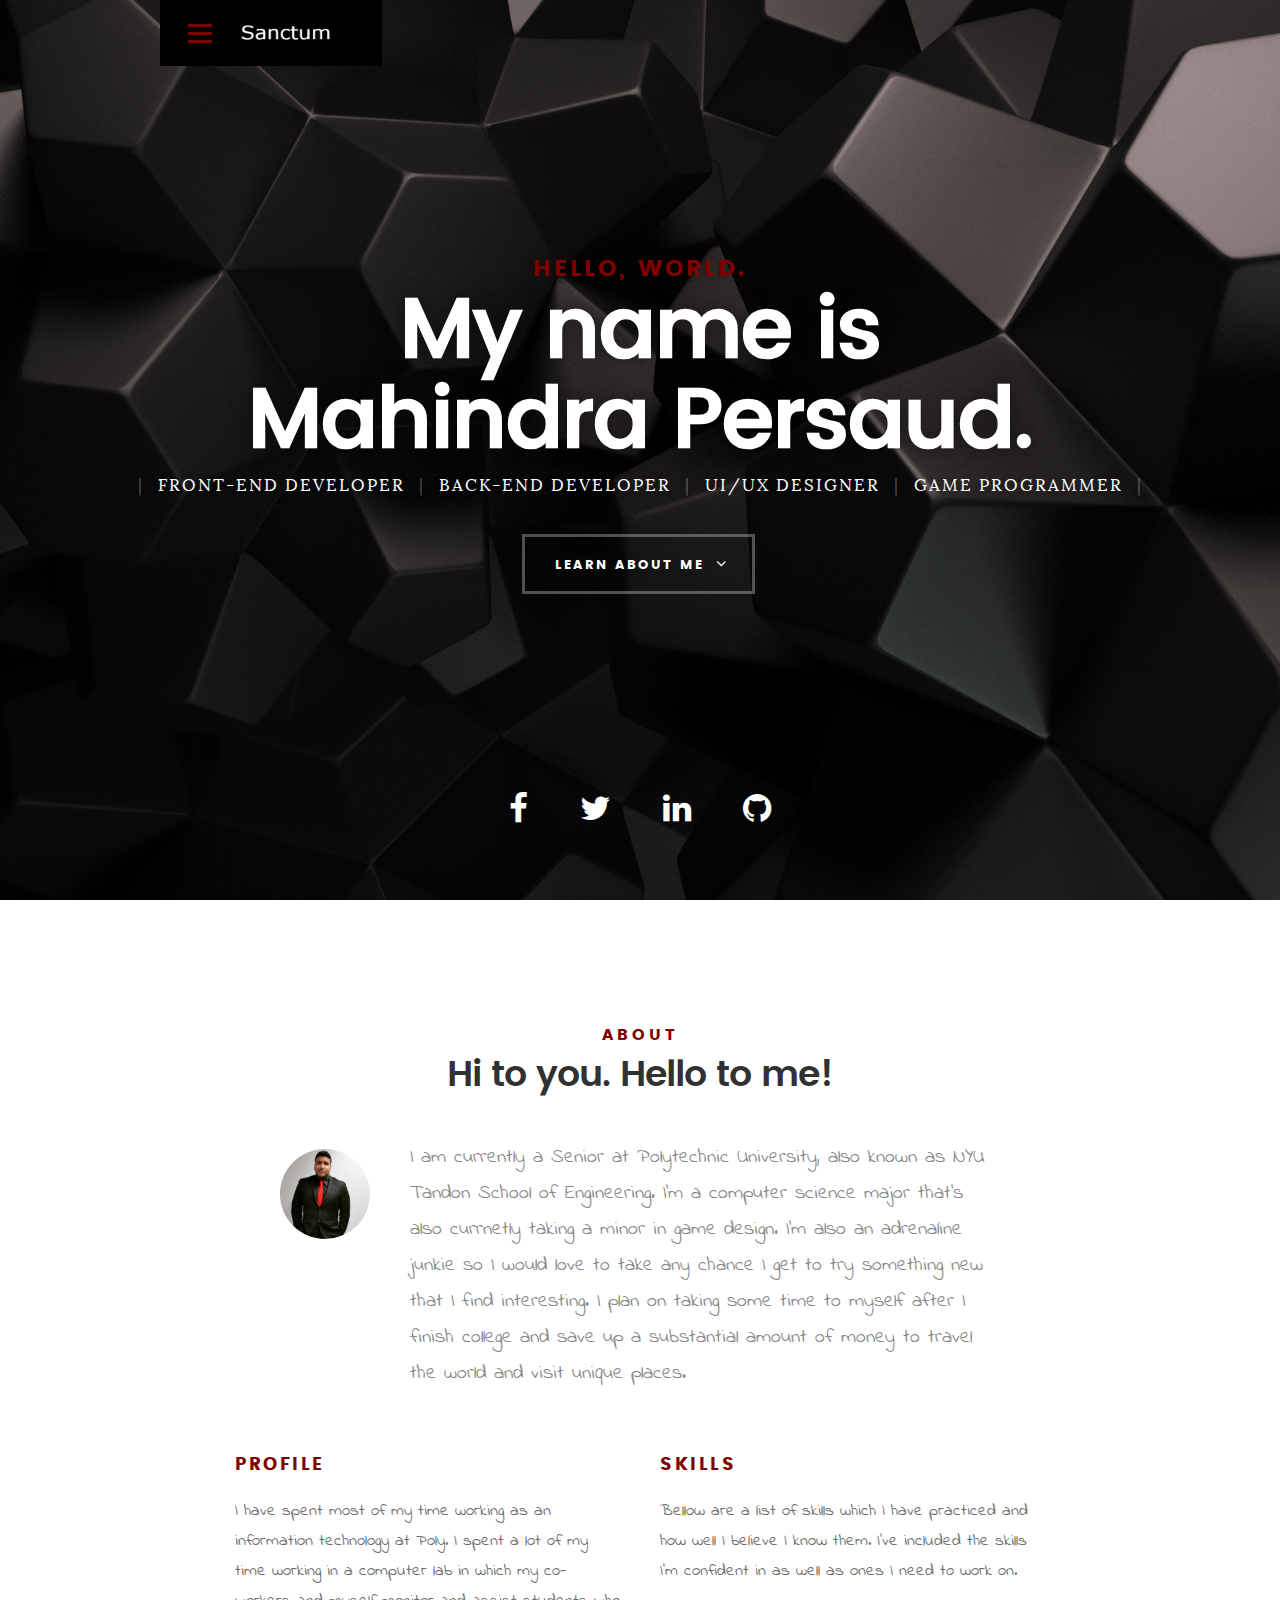
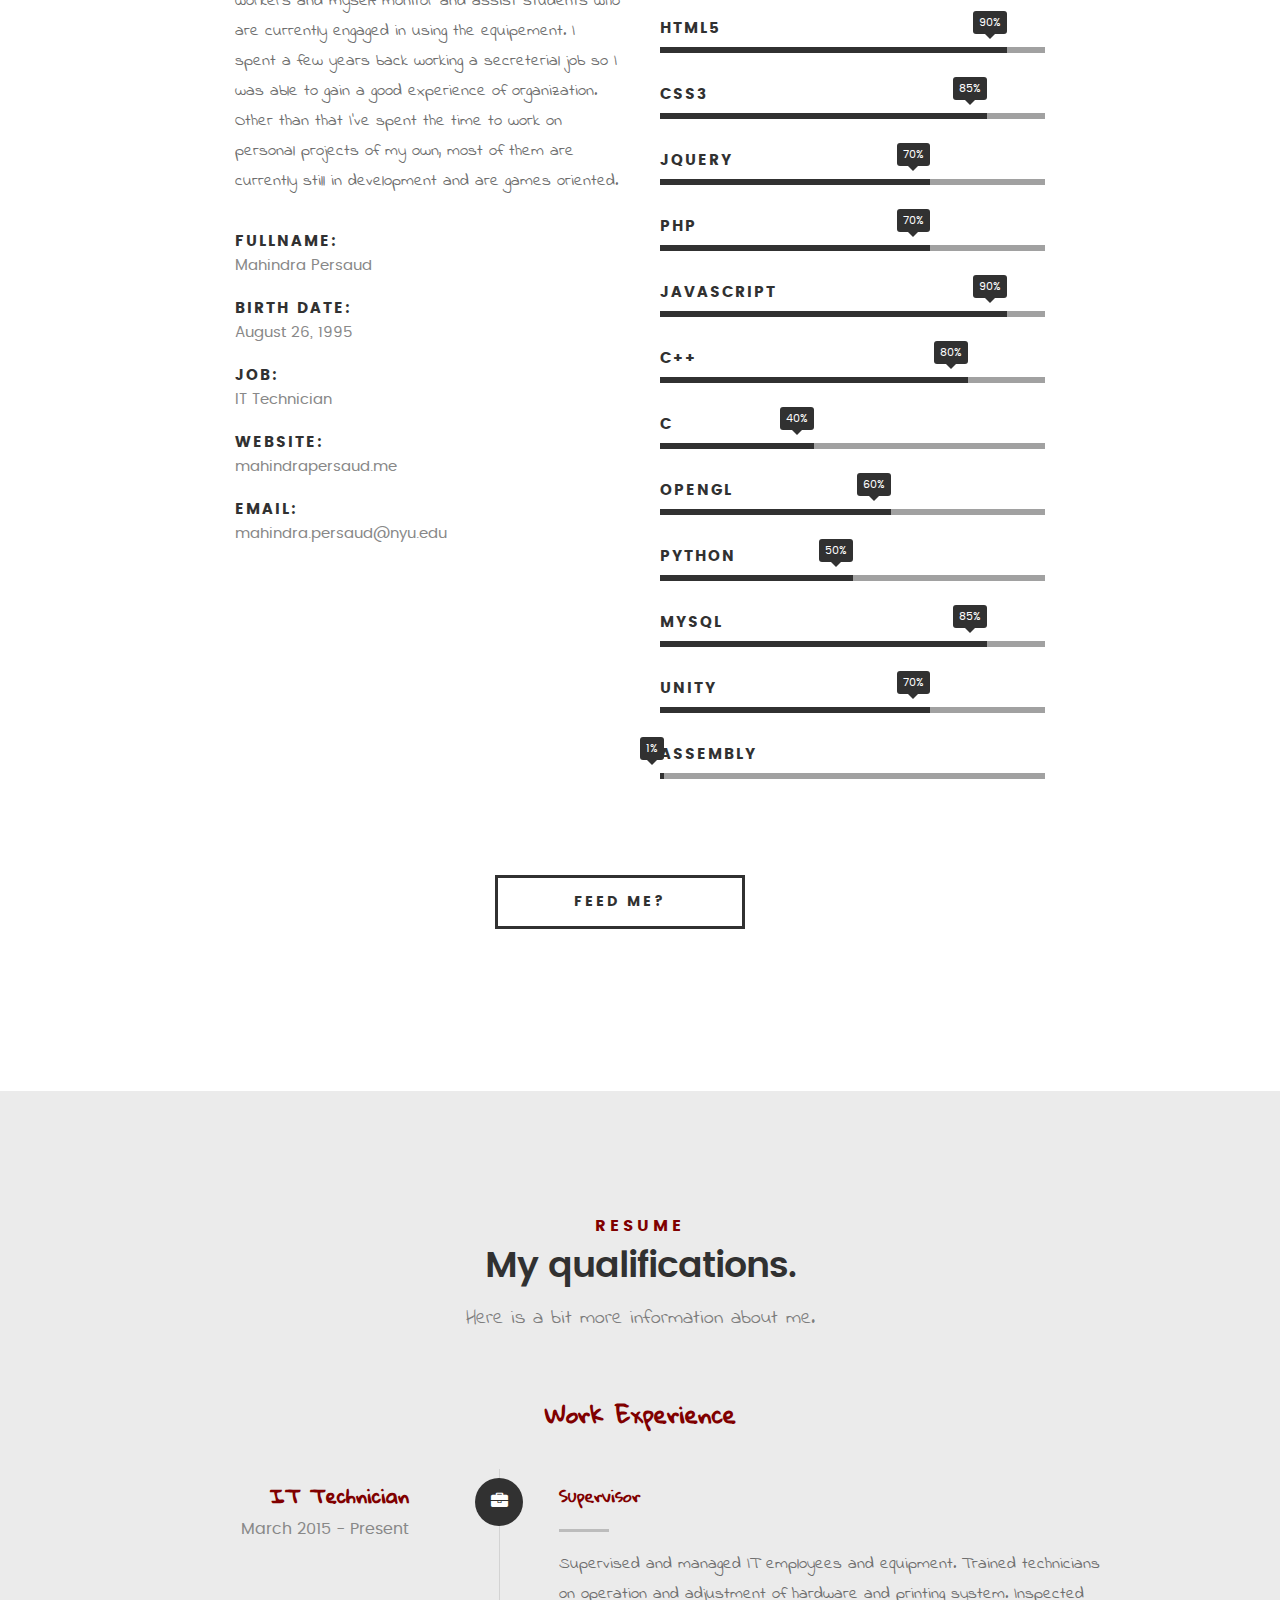
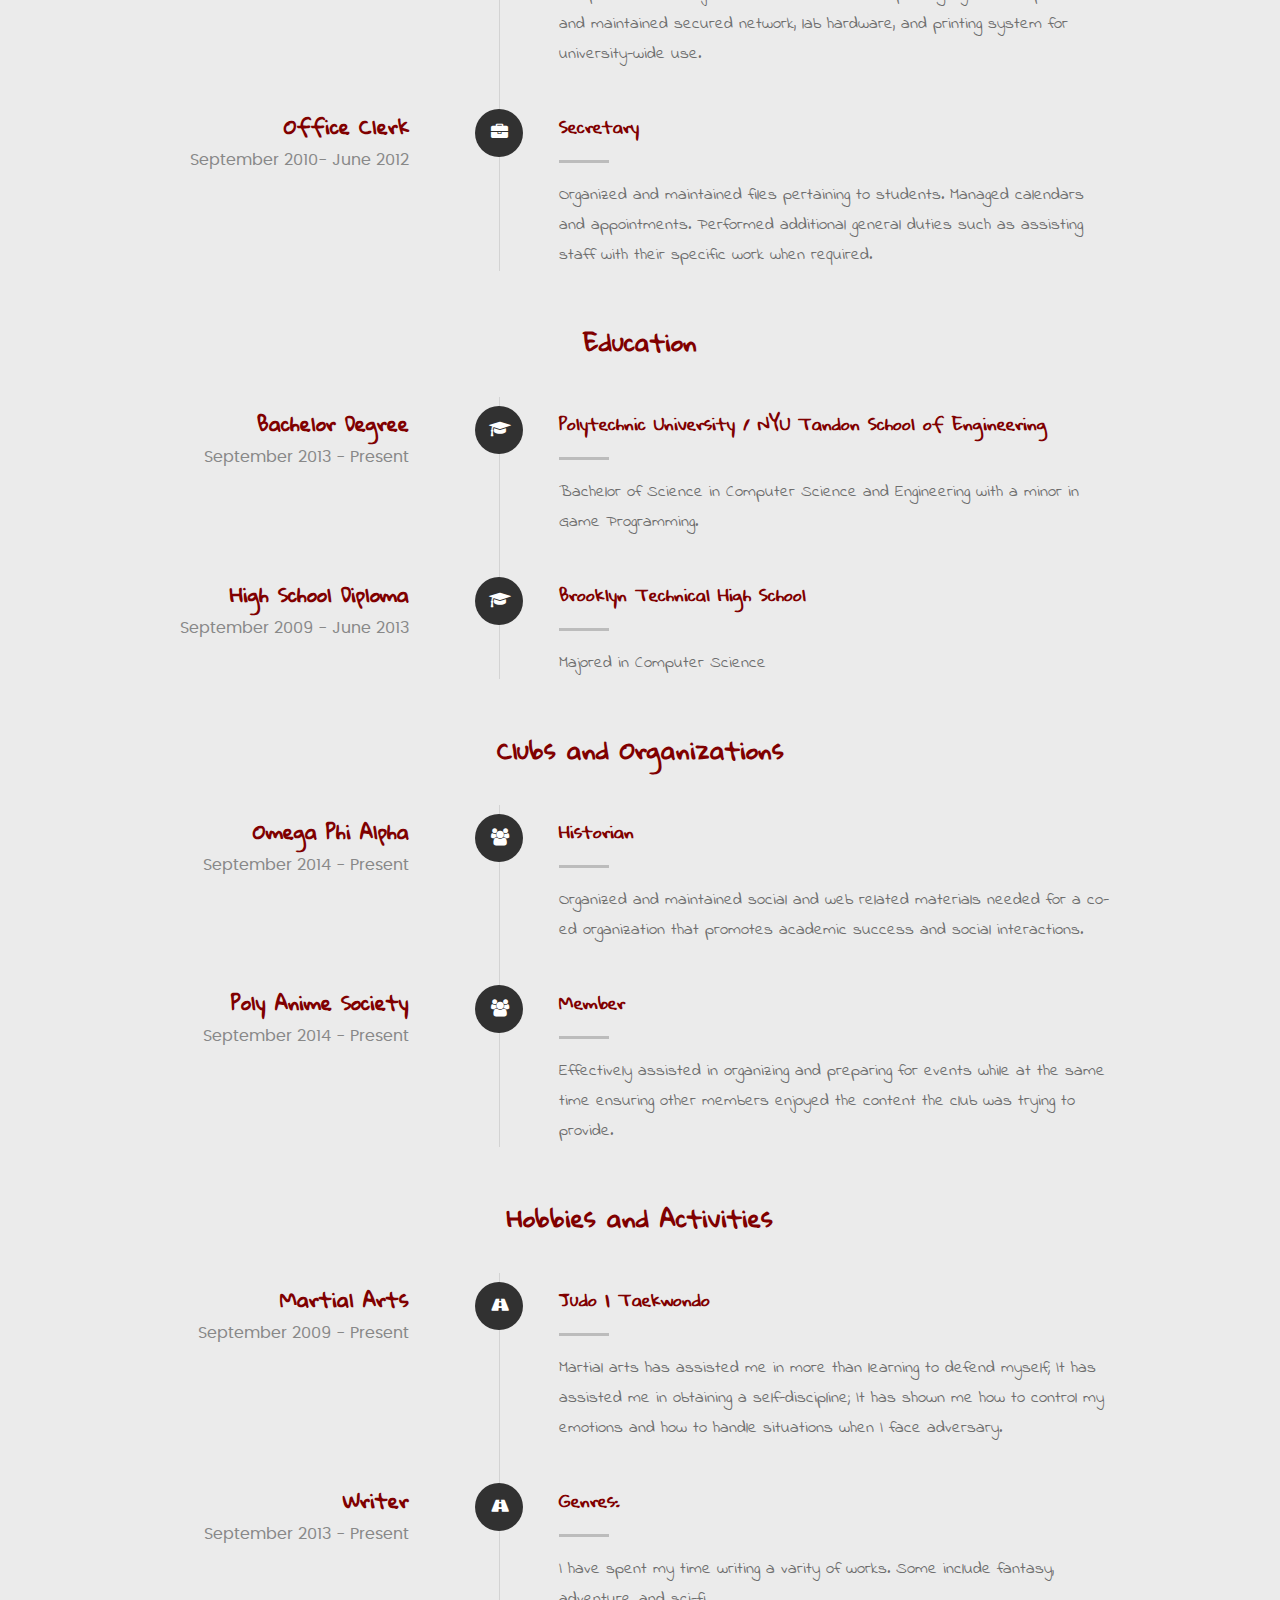
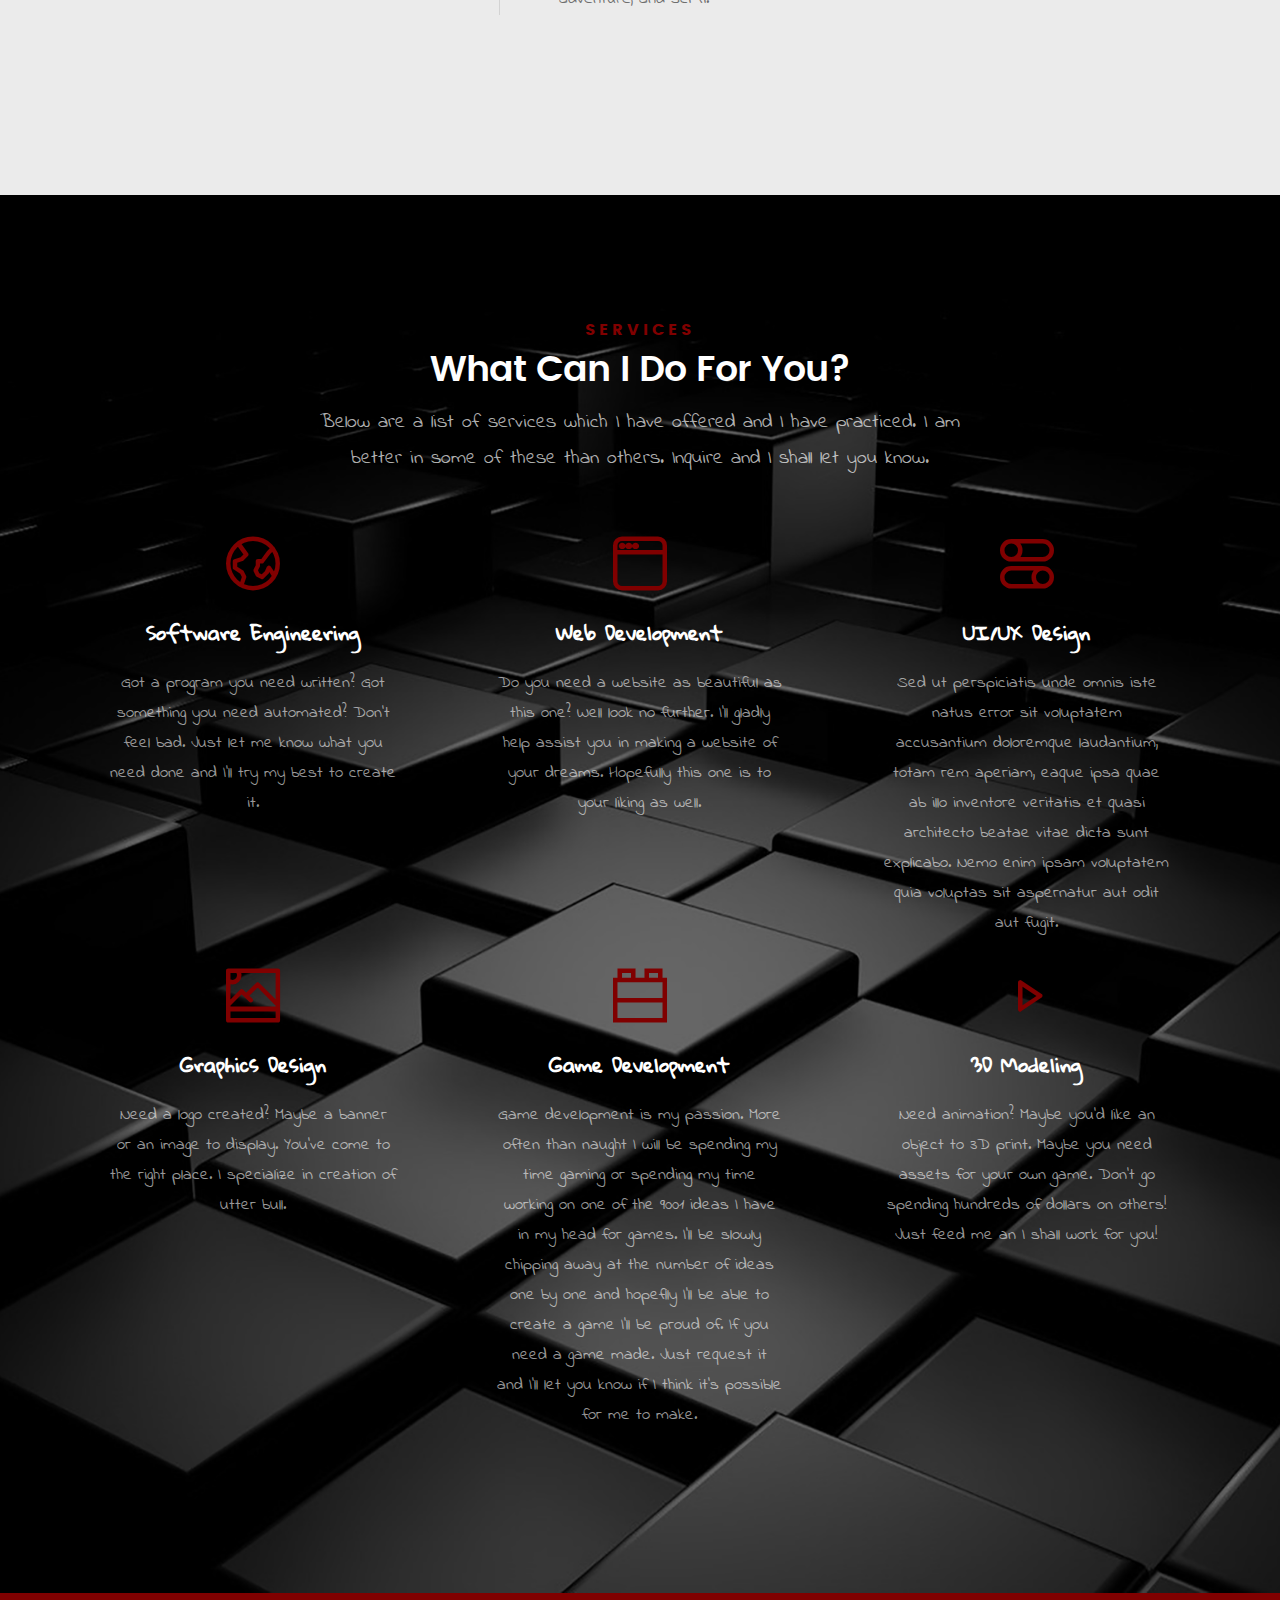
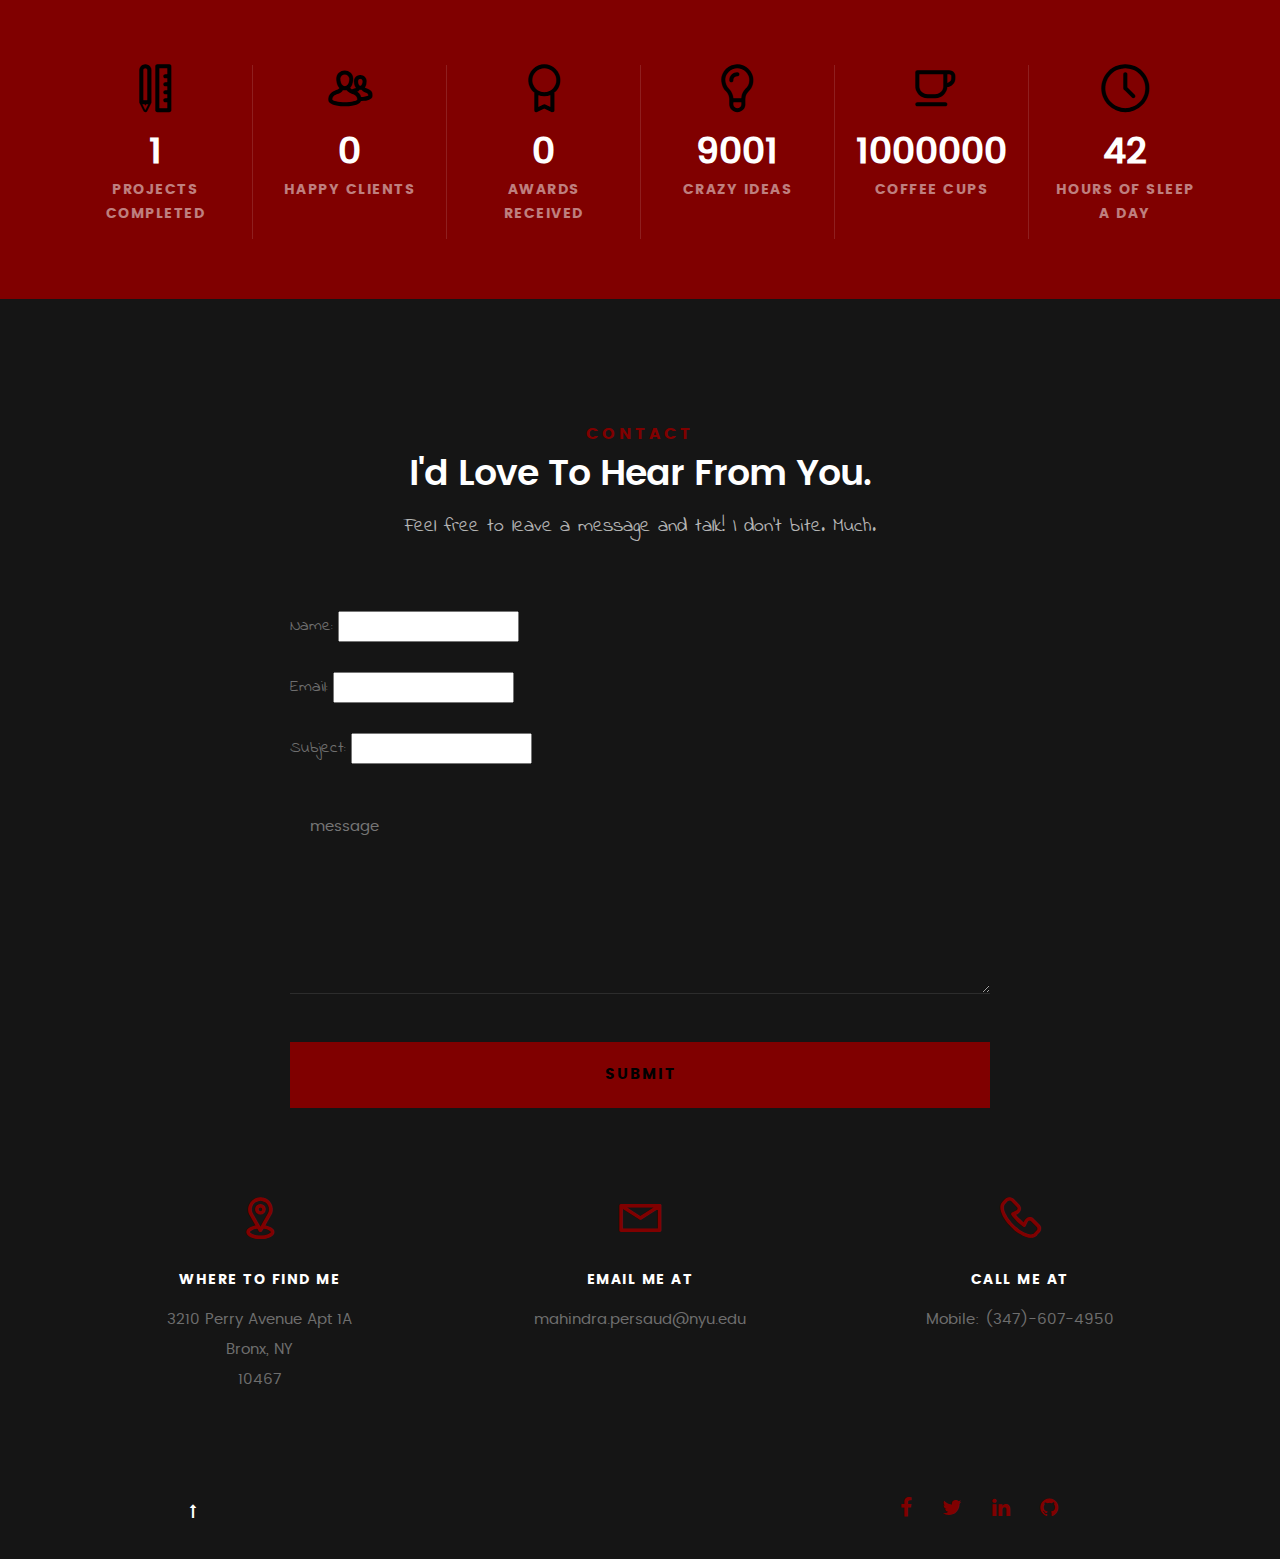
<file: Homework/Midterm/index.html>
<!DOCTYPE html>

<head>
    <!--- basic page needs
   ================================================== -->
    <meta charset="utf-8">
    <title>Samael's Sanctum</title>
    <meta name="description" content="Personal CV">
    <meta name="author" content="Mahindra Persaud">
    <!-- mobile specific metas
   ================================================== -->
    <meta name="viewport" content="width=device-width, initial-scale=1, maximum-scale=1">
    <!-- CSS
   ================================================== -->
    <link rel="stylesheet" href="css/base.css">
    <link rel="stylesheet" href="css/main.css">
    <link rel="shortcut icon" href="images/favicon.ico" />
    <!-- script
   ================================================== -->
    <script src="js/pace.min.js"></script>
</head>

<body id="top">
    <!-- header 
   ================================================== -->
    <header>
        <div class="row">
            <div class="top-bar">
                <a class="menu-toggle" href="#"><span>Menu</span></a>
                <div class="logo">
                    <a href="index.html">Sanctum</a>
                </div>
                <nav id="main-nav-wrap">
                    <ul class="main-navigation">
                        <li class="current"><a class="smoothscroll" href="#intro" title="">Home</a></li>
                        <li><a class="smoothscroll" href="#about" title="">About</a></li>
                        <li><a class="smoothscroll" href="#resume" title="">Resume</a></li>
                        <!-- <li><a class="smoothscroll" href="#portfolio" title="">Portfolio</a></li> -->
                        <li><a class="smoothscroll" href="#services" title="">Services</a></li>
                        <li><a class="smoothscroll" href="#contact" title="">Contact</a></li>
                    </ul>
                </nav>
            </div>
            <!-- /top-bar -->
        </div>
        <!-- /row -->
    </header>
    <!-- /header -->
    <!-- intro section
   ================================================== -->
    <section id="intro">
        <div class="intro-content">
            <div class="row">
                <div class="column-twelve">
                    <h5>Hello, World.</h5>
                    <h1>My name is Mahindra Persaud.</h1>
                    <p class="intro-position">
                        <span>Front-end Developer</span>
                        <span>Back-end Developer</span>
                        <span>UI/UX Designer</span>
                        <span>Game Programmer</span>
                    </p>
                    <a class="button stroke smoothscroll" href="#about" title="">Learn about me</a>
                </div>
            </div>
        </div>
        <!-- /intro-content -->
        <ul class="intro-social">
            <li><a href="https://www.facebook.com/mahindra.persaud" target="_blank"><i class="fa fa-facebook"></i></a></li>
            <li><a href="https://twitter.com/MahindraPersaud" target="_blank"><i class="fa fa-twitter"></i></a></li>
            <li><a href="https://www.linkedin.com/in/mahindra-persaud-706bba133/" target="_blank"><i class="fa fa-linkedin"></i></a></li>
            <li><a href="https://github.com/MahindraPersaud" target="_blank"><i class="fa fa-github"></i></a></li>
        </ul>
        <!-- /intro-social -->
    </section>
    <!-- /intro -->
    <!-- about section
   ================================================== -->
    <section id="about">
        <div class="row section-intro">
            <div class="column-twelve">
                <h5>About</h5>
                <h1>Hi to you. Hello to me!</h1>
                <div class="intro-info">
                    <img src="images/profile-pic.jpg" alt="Profile Picture">
                    <p class="lead">I am currently a Senior at Polytechnic University, also known as NYU Tandon School of Engineering. I'm a computer science major that's also currnetly taking a minor in game design. I'm also an adrenaline junkie so I would love to take any chance I get to try something new that I find interesting. I plan on taking some time to myself after I finish college and save up a substantial amount of money to travel the world and visit unique places.</p>
                </div>
            </div>
        </div>
        <!-- /section-intro -->
        <div class="row about-content">
            <div class="column-six tab-full">
                <h3>Profile</h3>
                <p>I have spent most of my time working as an information technology at Poly. I spent a lot of my time working in a computer lab in which my co-workers and myself monitor and assist students who are currently engaged in using the equipement. I spent a few years back working a secreterial job so I was able to gain a good experience of organization. Other than that I've spent the time to work on personal projects of my own, most of them are currently still in development and are games oriented.</p>
                <ul class="info-list">
                    <li>
                        <strong>Fullname:</strong>
                        <span>Mahindra Persaud</span>
                    </li>
                    <li>
                        <strong>Birth Date:</strong>
                        <span>August 26, 1995</span>
                    </li>
                    <li>
                        <strong>Job:</strong>
                        <span>IT Technician</span>
                    </li>
                    <li>
                        <strong>Website:</strong>
                        <span>mahindrapersaud.me</span>
                    </li>
                    <li>
                        <strong>Email:</strong>
                        <span>mahindra.persaud@nyu.edu</span>
                    </li>
                </ul>
                <!-- /info-list -->
            </div>
            <div class="column-six tab-full">
                <h3>Skills</h3>
                <p>Bellow are a list of skills which I have practiced and how well I believe I know them. I've included the skills I'm confident in as well as ones I need to work on.</p>
                <ul class="skill-bars">
                    <li>
                        <div class="progress percent90"><span>90%</span></div>
                        <strong>HTML5</strong>
                    </li>
                    <li>
                        <div class="progress percent85"><span>85%</span></div>
                        <strong>CSS3</strong>
                    </li>
                    <li>
                        <div class="progress percent70"><span>70%</span></div>
                        <strong>JQuery</strong>
                    </li>
                    <li>
                        <div class="progress percent70"><span>70%</span></div>
                        <strong>PHP</strong>
                    </li>
                    <li>
                        <div class="progress percent90"><span>90%</span></div>
                        <strong>Javascript</strong>
                    </li>
                    <li>
                        <div class="progress percent80"><span>80%</span></div>
                        <strong>C++</strong>
                    </li>
                    <li>
                        <div class="progress percent40"><span>40%</span></div>
                        <strong>C</strong>
                    </li>
                    <li>
                        <div class="progress percent60"><span>60%</span></div>
                        <strong>OpenGL</strong>
                    </li>
                    <li>
                        <div class="progress percent50"><span>50%</span></div>
                        <strong>Python</strong>
                    </li>
                    <li>
                        <div class="progress percent85"><span>85%</span></div>
                        <strong>mySQL</strong>
                    </li>
                    <li>
                        <div class="progress percent70"><span>70%</span></div>
                        <strong>Unity</strong>
                    </li>
                    <li>
                        <div class="progress percent01"><span>1%</span></div>
                        <strong>Assembly</strong>
                    </li>
                </ul>
                <!-- /skill-bars -->
            </div>
        </div>
        <div class="row button-section">
            <div class="column-twelve">
                <a href="#contact" title="Feed Me" class="button stroke smoothscroll">Feed me?</a>
            </div>
        </div>
    </section>
    <!-- /process-->
    <!-- resume Section
   ================================================== -->
    <section id="resume" class="grey-section">
        <div class="row section-intro">
            <div class="column-twelve">
                <h5>Resume</h5>
                <h1>My qualifications.</h1>
                <p class="lead">Here is a bit more information about me.</p>
            </div>
        </div>
        <!-- /section-intro-->
        <div class="row resume-timeline">
            <div class="column-twelve resume-header">
                <h2>Work Experience</h2>
            </div>
            <!-- /resume-header -->
            <div class="column-twelve">
                <div class="timeline-wrap">
                    <div class="timeline-block">
                        <div class="timeline-ico">
                            <i class="fa fa-briefcase"></i>
                        </div>
                        <div class="timeline-header">
                            <h3>IT Technician</h3>
                            <p>March 2015 - Present</p>
                        </div>
                        <div class="timeline-content">
                            <h4>Supervisor</h4>
                            <p>Supervised and managed IT employees and equipment. Trained technicians on operation and adjustment of hardware and printing system. Inspected and maintained secured network, lab hardware, and printing system for university-wide use.</p>
                        </div>
                    </div>
                    <!-- /timeline-block -->
                    <div class="timeline-block">
                        <div class="timeline-ico">
                            <i class="fa fa-briefcase"></i>
                        </div>
                        <div class="timeline-header">
                            <h3>Office Clerk</h3>
                            <p>September 2010- June 2012</p>
                        </div>
                        <div class="timeline-content">
                            <h4>Secretary</h4>
                            <p> Organized and maintained files pertaining to students. Managed calendars and appointments. Performed additional general duties such as assisting staff with their specific work when required.</p>
                        </div>
                    </div>
                    <!-- /timeline-block -->
                </div>
                <!-- /timeline-wrap -->
            </div>
            <!-- /column-twelve -->
        </div>
        <!-- /resume-timeline -->
        <div class="row resume-timeline">
            <div class="column-twelve resume-header">
                <h2>Education</h2>
            </div>
            <!-- /resume-header -->
            <div class="column-twelve">
                <div class="timeline-wrap">
                    <div class="timeline-block">
                        <div class="timeline-ico">
                            <i class="fa fa-graduation-cap"></i>
                        </div>
                        <div class="timeline-header">
                            <h3>Bachelor Degree</h3>
                            <p>September 2013 - Present</p>
                        </div>
                        <div class="timeline-content">
                            <h4>Polytechnic University / NYU Tandon School of Engineering</h4>
                            <p>Bachelor of Science in Computer Science and Engineering with a minor in Game Programming.</p>
                        </div>
                    </div>
                    <!-- /timeline-block -->
                    <div class="timeline-block">
                        <div class="timeline-ico">
                            <i class="fa fa-graduation-cap"></i>
                        </div>
                        <div class="timeline-header">
                            <h3>High School Diploma</h3>
                            <p>September 2009 - June 2013</p>
                        </div>
                        <div class="timeline-content">
                            <h4>Brooklyn Technical High School</h4>
                            <p>Majored in Computer Science</p>
                        </div>
                    </div>
                    <!-- /timeline-block -->
                </div>
                <!-- /timeline-wrap -->
            </div>
            <!-- /column-twelve -->
        </div>
        <!-- /resume-timeline -->
        <div class="row resume-timeline">
            <div class="column-twelve resume-header">
                <h2>Clubs and Organizations</h2>
            </div>
            <!-- /resume-header -->
            <div class="column-twelve">
                <div class="timeline-wrap">
                    <div class="timeline-block">
                        <div class="timeline-ico">
                            <i class="fa fa-group"></i>
                        </div>
                        <div class="timeline-header">
                            <h3>Omega Phi Alpha</h3>
                            <p>September 2014 - Present</p>
                        </div>
                        <div class="timeline-content">
                            <h4>Historian</h4>
                            <p>Organized and maintained social and web related materials needed for a co-ed organization that promotes academic success and social interactions.</p>
                        </div>
                    </div>
                    <!-- /timeline-block -->
                    <div class="timeline-block">
                        <div class="timeline-ico">
                            <i class="fa fa-group"></i>
                        </div>
                        <div class="timeline-header">
                            <h3>Poly Anime Society</h3>
                            <p>September 2014 - Present</p>
                        </div>
                        <div class="timeline-content">
                            <h4>Member</h4>
                            <p>Effectively assisted in organizing and preparing for events while at the same time ensuring other members enjoyed the content the club was trying to provide.</p>
                        </div>
                    </div>
                    <!-- /timeline-block -->
                </div>
                <!-- /timeline-wrap -->
            </div>
            <!-- /column-twelve -->
        </div>
        <!-- /resume-timeline -->
        <div class="row resume-timeline">
            <div class="column-twelve resume-header">
                <h2>Hobbies and Activities</h2>
            </div>
            <!-- /resume-header -->
            <div class="column-twelve">
                <div class="timeline-wrap">
                    <div class="timeline-block">
                        <div class="timeline-ico">
                            <i class="fa fa-road"></i>
                        </div>
                        <div class="timeline-header">
                            <h3>Martial Arts</h3>
                            <p>September 2009 - Present</p>
                        </div>
                        <div class="timeline-content">
                            <h4>Judo | Taekwondo</h4>
                            <p>Martial arts has assisted me in more than learning to defend myself; It has assisted me in obtaining a self-discipline; It has shown me how to control my emotions and how to handle situations when I face adversary.</p>
                        </div>
                    </div>
                    <!-- /timeline-block -->
                    <div class="timeline-block">
                        <div class="timeline-ico">
                            <i class="fa fa-road"></i>
                        </div>
                        <div class="timeline-header">
                            <h3>Writer</h3>
                            <p>September 2013 - Present</p>
                        </div>
                        <div class="timeline-content">
                            <h4>Genres:</h4>
                            <p>I have spent my time writing a varity of works. Some include fantasy, adventure, and sci-fi.</p>
                        </div>
                    </div>
                    <!-- /timeline-block -->
                </div>
                <!-- /timeline-wrap -->
            </div>
            <!-- /column-twelve -->
        </div>
        <!-- /resume-timeline -->
    </section>
    <!-- /features -->
    <!-- services Section
   ================================================== -->
    <section id="services">
        <div class="overlay"></div>
        <div class="row section-intro">
            <div class="column-twelve">
                <h5>Services</h5>
                <h1>What Can I Do For You?</h1>
                <p class="lead">Below are a list of services which I have offered and I have practiced. I am better in some of these than others. Inquire and I shall let you know.</p>
            </div>
        </div>
        <!-- /section-intro -->
        <div class="row services-content">
            <div class="column-twelve">
                <div id="slider" class="carousel services-list">
                    <div class="column-four">
                        <div class="service">
                            <span class="icon"><i class="icon-earth"></i></span>
                            <div class="service-content">
                                <h3>Software Engineering</h3>
                                <p class="service-description">Got a program you need written? Got something you need automated? Don't feel bad. Just let me know what you need done and I'll try my best to create it.
                                </p>
                            </div>
                        </div>
                    </div>
                    <!-- /service -->
                    <div class="column-four">
                        <div class="service">
                            <span class="icon"><i class="icon-window"></i></span>
                            <div class="service-content">
                                <h3>Web Development</h3>
                                <p class="service-description">Do you need a website as beautiful as this one? Well look no further. I'll gladly help assist you in making a website of your dreams. Hopefully this one is to your liking as well.
                                </p>
                            </div>
                        </div>
                    </div>
                    <!-- /service -->
                    <div class="column-four">
                        <div class="service">
                            <span class="icon"><i class="icon-toggles"></i></span>
                            <div class="service-content">
                                <h3>UI/UX Design</h3>
                                <p class="service-description">Sed ut perspiciatis unde omnis iste natus error sit voluptatem accusantium doloremque laudantium, totam rem aperiam, eaque ipsa quae ab illo inventore veritatis et quasi architecto beatae vitae dicta sunt explicabo. Nemo enim ipsam voluptatem quia voluptas sit aspernatur aut odit aut fugit.
                                </p>
                            </div>
                        </div>
                    </div>
                    <!-- /service -->
                    <div class="column-four">
                        <div class="service">
                            <span class="icon"><i class="icon-image"></i></span>
                            <div class="service-content">
                                <h3>Graphics Design</h3>
                                <p class="service-description">Need a logo created? Maybe a banner or an image to display. You've come to the right place. I specialize in creation of utter bull.
                                </p>
                            </div>
                        </div>
                    </div>
                    <!-- /service -->
                    <div class="column-four">
                        <div class="service">
                            <span class="icon"><i class="icon-lego-block"></i></span>
                            <div class="service-content">
                                <h3>Game Development</h3>
                                <p class="service-description">Game development is my passion. More often than naught I will be spending my time gaming or spending my time working on one of the 9001 ideas I have in my head for games. I'll be slowly chipping away at the number of ideas one by one and hopeflly I'll be able to create a game I'll be proud of. If you need a game made. Just request it and I'll let you know if I think it's possible for me to make.
                                </p>
                            </div>
                        </div>
                    </div>
                    <!-- /service -->
                    <div class="column-four">
                        <div class="service">
                            <span class="icon"><i class="icon-play"></i></span>
                            <div class="service-content">
                                <h3>3D Modeling</h3>
                                <p class="service-description">Need animation? Maybe you'd like an object to 3D print. Maybe you need assets for your own game. Don't go spending hundreds of dollars on others! Just feed me an I shall work for you!
                                </p>
                            </div>
                        </div>
                    </div>
                    <!-- /service -->
                </div>
                <!-- /services-list -->
            </div>
        </div>
        <!-- /services-content -->
    </section>
    <!-- /services -->
    <!-- stats Section
   ================================================== -->
    <section id="stats" class="count-up">
        <div class="row">
            <div class="column-twelve">
                <div class="block-1-6 block-s-1-3 block-tab-1-2 block-mob-full stats-list">
                    <div class="blockedGrid stat">
                        <div class="icon-part">
                            <i class="icon-pencil-ruler"></i>
                        </div>
                        <h3 class="stat-count">
                            1
                        </h3>
                        <h5 class="stat-title">
                            Projects Completed
                        </h5>
                    </div>
                    <!-- /stat -->
                    <div class="blockedGrid stat">
                        <div class="icon-part">
                            <i class="icon-users"></i>
                        </div>
                        <h3 class="stat-count">
                            0
                        </h3>
                        <h5 class="stat-title">
                            Happy Clients
                        </h5>
                    </div>
                    <!-- /stat -->
                    <div class="blockedGrid stat">
                        <div class="icon-part">
                            <i class="icon-badge"></i>
                        </div>
                        <h3 class="stat-count">
                            0
                        </h3>
                        <h5 class="stat-title">
                            Awards Received
                        </h5>
                    </div>
                    <!-- /stat -->
                    <div class="blockedGrid stat">
                        <div class="icon-part">
                            <i class="icon-light-bulb"></i>
                        </div>
                        <h3 class="stat-count">
                            9001
                        </h3>
                        <h5 class="stat-title">
                            Crazy Ideas
                        </h5>
                    </div>
                    <!-- /stat -->
                    <div class="blockedGrid stat">
                        <div class="icon-part">
                            <i class="icon-cup"></i>
                        </div>
                        <h3 class="stat-count">
                            1000000
                        </h3>
                        <h5 class="stat-title">
                            Coffee Cups
                        </h5>
                    </div>
                    <!-- /stat -->
                    <div class="blockedGrid stat">
                        <div class="icon-part">
                            <i class="icon-clock"></i>
                        </div>
                        <h3 class="stat-count">
                            42
                        </h3>
                        <h5 class="stat-title">
                            Hours Of Sleep A Day
                        </h5>
                    </div>
                    <!-- /stat -->
                </div>
                <!-- /stats-list -->
            </div>
            <!-- /twelve -->
        </div>
        <!-- /row -->
    </section>
    <!-- /stats -->
    <!-- contact
   ================================================== -->
    <section id="contact">
        <div class="row section-intro">
            <div class="column-twelve">
                <h5>Contact</h5>
                <h1>I'd Love To Hear From You.</h1>
                <p class="lead">Feel free to leave a message and talk! I don't bite. Much.</p>
            </div>
        </div>
        <!-- /section-intro -->
        <div class="row contact-form">
            <div class="column-twelve">
                <!-- form -->
                <form name="contactForm" id="contactForm" method="post" action="">
                    <fieldset>
                        <div class="form-field">
                            Name:
                            <input name="contactName" type="text " id="contactName " placeholder="Name " value=" " minlength="2 " required=" ">
                        </div>
                        <div class="form-field ">
                            Email:
                            <input name="contactEmail " type="email " id="contactEmail " placeholder="Email " value=" " required=" ">
                        </div>
                        <div class="form-field ">
                            Subject:
                            <input name="contactSubject " type="text " id="contactSubject " placeholder="Subject " value=" ">
                        </div>
                        <div class="form-field ">
                            <textarea name="contactMessage " id="contactMessage " placeholder="message " rows="10 " cols="50 " required=" "></textarea>
                        </div>
                        <div class="form-field ">
                            <button class="submitform ">Submit</button>
                        </div>
                    </fieldset>
                </form>
                <!-- Form End -->
            </div>
            <!-- /column-twelve -->
        </div>
        <!-- /contact-form -->
        <div class="row contact-info ">
            <div class="column-four tab-full ">
                <div class="icon ">
                    <i class="icon-pin "></i>
                </div>
                <h5>Where to find me</h5>
                <p>3210 Perry Avenue Apt 1A
                    <br>Bronx, NY
                    <br>10467
                </p>
            </div>
            <div class="column-four tab-full collapse ">
                <div class="icon ">
                    <i class="icon-mail "></i>
                </div>
                <h5>Email Me At</h5>
                <p>mahindra.persaud@nyu.edu
                </p>
            </div>
            <div class="column-four tab-full ">
                <div class="icon ">
                    <i class="icon-phone "></i>
                </div>
                <h5>Call Me At</h5>
                <p>Mobile: (347)-607-4950
                </p>
            </div>
        </div>
        <!-- /contact-info -->
    </section>
    <!-- /contact -->
    <!-- footer
   ================================================== -->
    <footer>
        <div class="row ">
            <div class="column-six tab-full pull-right social ">
                <ul class="footer-social ">
                    <li><a href="https://www.facebook.com/mahindra.persaud" target="_blank"><i class="fa fa-facebook"></i></a></li>
                    <li><a href="https://twitter.com/MahindraPersaud" target="_blank"><i class="fa fa-twitter"></i></a></li>
                    <li><a href="https://www.linkedin.com/in/mahindra-persaud-706bba133/" target="_blank"><i class="fa fa-linkedin"></i></a></li>
                    <li><a href="https://github.com/MahindraPersaud" target="_blank"><i class="fa fa-github"></i></a></li>
                </ul>
            </div>
            <div id="go-top ">
                <a class="smoothscroll " title="Back to Top " href="#top "><i class="fa fa-long-arrow-up "></i></a>
            </div>
        </div>
        <!-- /row -->
    </footer>
    <!-- Java Script
   ================================================== -->
    <script src="js/jquery-2.1.3.min.js "></script>
    <script src="js/plugins.js "></script>
    <script src="js/main.js "></script>
</body>

</html>
</file>
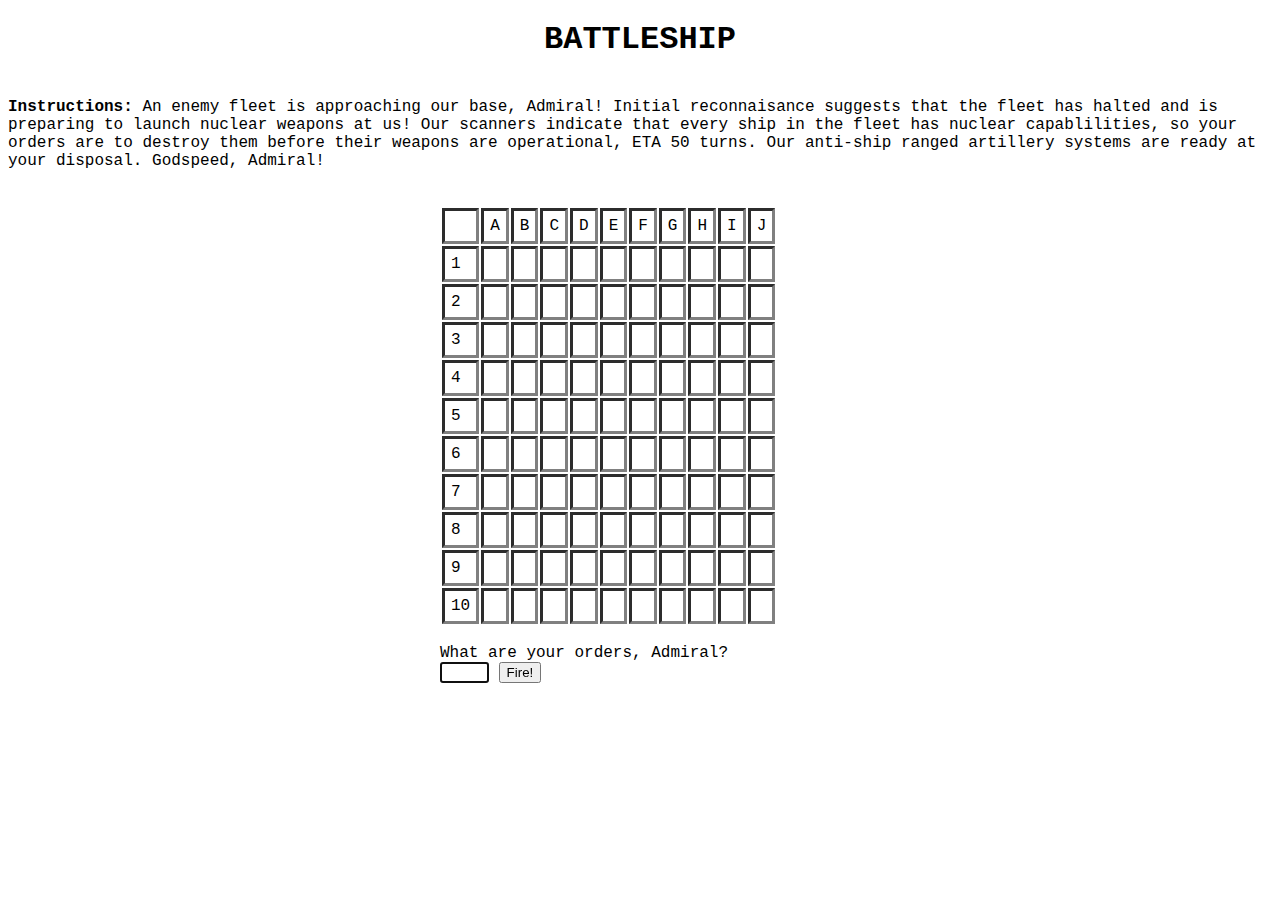
<file: Homework/Week_10/index.html>
<!DOCTYPE html>
<html lang="en">

<head>
    <title>B A T T L E S H I P</title>
    <link rel="stylesheet" href="./visual.css" />
    <script type="text/javascript" src="./command.js"></script>
</head>

<body onload="init();">
    <div class="title">
        <h1>BATTLESHIP</h1></div>
    <br />
    <div class="instructions"><b>Instructions:</b> An enemy fleet is approaching our base, Admiral! Initial reconnaisance suggests that the fleet has halted and is preparing to launch nuclear weapons at us! Our scanners indicate that every ship in the fleet has nuclear capablilities, so your orders are to destroy them before their weapons are operational, ETA 50 turns. Our anti-ship ranged artillery systems are ready at your disposal. Godspeed, Admiral!</div>
    <br />
    <a class="event" id="event"></a>
    <br />
    <div class="game">
        <table class="board" id="output">
        </table>
        <br />What are your orders, Admiral?
        <br />
        <input type="text" maxlength="3" size="3" onkeypress="enter(event);" id="coor" />
        <button onclick="fire();">Fire!</button>
    </div>
</body>

</html>
</file>
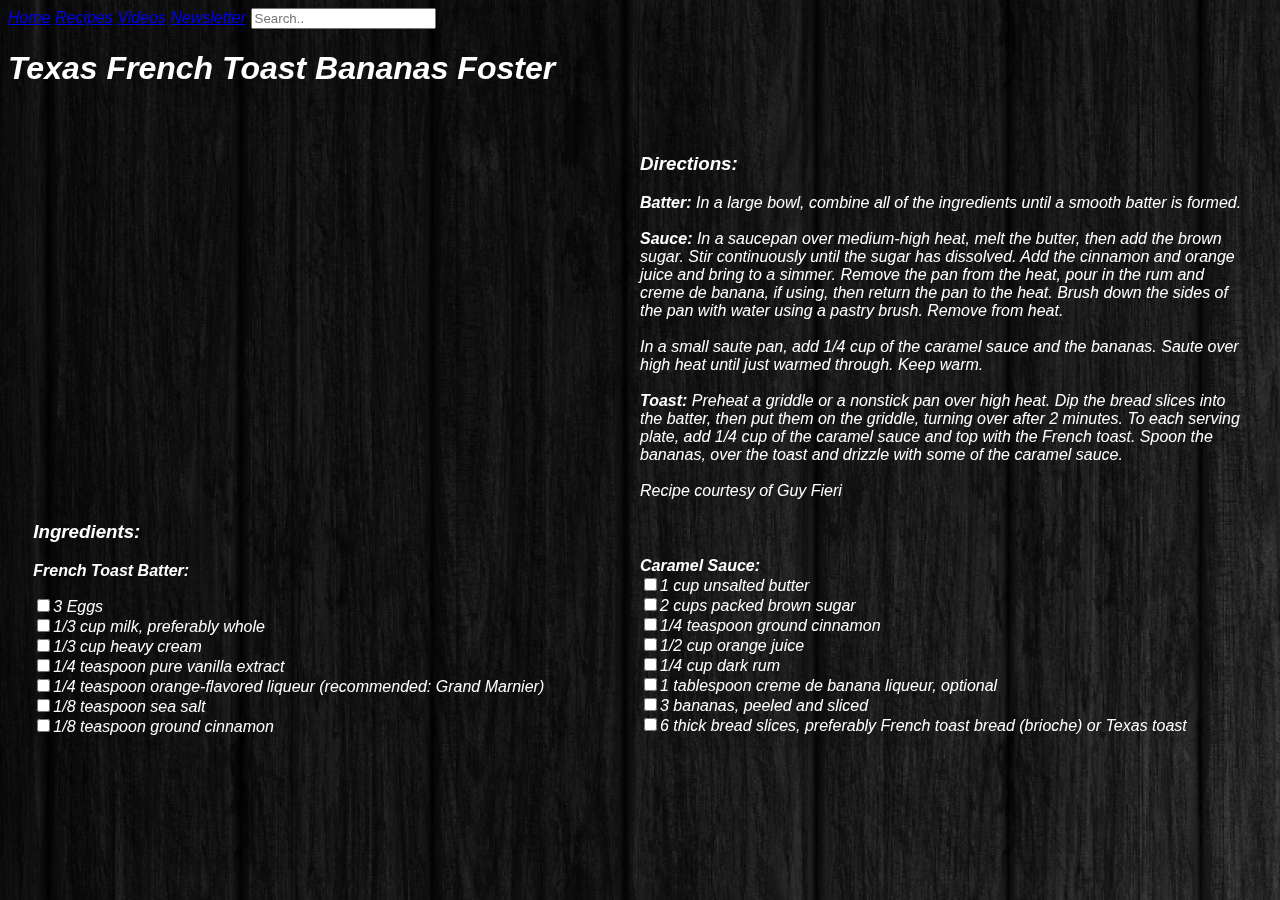
<file: Homework/Week_2/Index.html>
<!DOCTYPE html>
<html>

<head>
    <title>Texas French Toast Bananas Foster</title>
    <style type="text/css">
    body {
        font-family: 'Comic Sans MS', Arial, sans-serif;
        font-style: italic;
        background-image: url("background-image-17.jpg");
        color: white;
    }
    
    .container-fluid {
        width: 96%;
        padding: 2%;
        margin: 0 auto;
    }
    
    .thumbnail-fluid {
        margin: 0 auto;
        width: 50%;
        height: 300px;
        float: left;
    }
    
    .clear-fix::after {
        content: '';
        display: block;
        clear: both;
        /* for backward compatibility */
        height: 0;
        font-size: 0;
        /*extra backup*/
        visibility: hidden;
    }
    </style>
</head>

<body>
    <nav class="navigation">
        <a href="#">Home</a>
        <a href="#">Recipes</a>
        <a href="#">Videos</a>
        <a href="#">Newsletter</a>
        <input type="text" name="search" placeholder="Search..">
    </nav>
    <h1>Texas French Toast Bananas Foster</h1>
    <div class="container-fluid clear-fix">
        <div class="thumbnail-fluid">
            <iframe width="640" height="388" src="http://www.foodnetwork.com/videos/french-toast-bananas-foster-0151838.embed.html" frameborder="0" allowfullscreen></iframe>
        </div>
        <div class="thumbnail-fluid">
            <h3>Directions:</h3>
            <p>
                <strong>Batter:</strong> In a large bowl, combine all of the ingredients until a smooth batter is formed.
                <br>
                <br>
                <strong>Sauce:</strong> In a saucepan over medium-high heat, melt the butter, then add the brown sugar. Stir continuously until the sugar has dissolved. Add the cinnamon and orange juice and bring to a simmer. Remove the pan from the heat, pour in the rum and creme de banana, if using, then return the pan to the heat. Brush down the sides of the pan with water using a pastry brush. Remove from heat.
                <br>
                <br> In a small saute pan, add 1/4 cup of the caramel sauce and the bananas. Saute over high heat until just warmed through. Keep warm.
                <br>
                <br>
                <strong>Toast:</strong> Preheat a griddle or a nonstick pan over high heat. Dip the bread slices into the batter, then put them on the griddle, turning over after 2 minutes. To each serving plate, add 1/4 cup of the caramel sauce and top with the French toast. Spoon the bananas, over the toast and drizzle with some of the caramel sauce.
                <br>
                <br> Recipe courtesy of Guy Fieri
            </p>
        </div>
    </div>
    <div class="container-fluid clear-fix">
        <div class="thumbnail-fluid">
        <br>
            <h3>Ingredients:</h3>
            <p>
                <strong>French Toast Batter:</strong>
                <form>
                    <input type="checkbox">3 Eggs
                    <br>
                    <input type="checkbox">1/3 cup milk, preferably whole
                    <br>
                    <input type="checkbox">1/3 cup heavy cream
                    <br>
                    <input type="checkbox">1/4 teaspoon pure vanilla extract
                    <br>
                    <input type="checkbox">1/4 teaspoon orange-flavored liqueur (recommended: Grand Marnier)
                    <br>
                    <input type="checkbox">1/8 teaspoon sea salt
                    <br>
                    <input type="checkbox">1/8 teaspoon ground cinnamon
                    <br>
                    <br>
                </form>
            </p>
        </div>
        <div class="thumbnail-fluid">
        <br>
        <br>
        <br>
        <br>
            <strong>Caramel Sauce:</strong>
            <form>
                <input type="checkbox">1 cup unsalted butter
                <br>
                <input type="checkbox">2 cups packed brown sugar
                <br>
                <input type="checkbox">1/4 teaspoon ground cinnamon
                <br>
                <input type="checkbox">1/2 cup orange juice
                <br>
                <input type="checkbox">1/4 cup dark rum
                <br>
                <input type="checkbox">1 tablespoon creme de banana liqueur, optional
                <br>
                <input type="checkbox">3 bananas, peeled and sliced
                <br>
                <input type="checkbox">6 thick bread slices, preferably French toast bread (brioche) or Texas toast
                <br>
            </form>
        </div>
    </div>
</body>

</html>
</file>
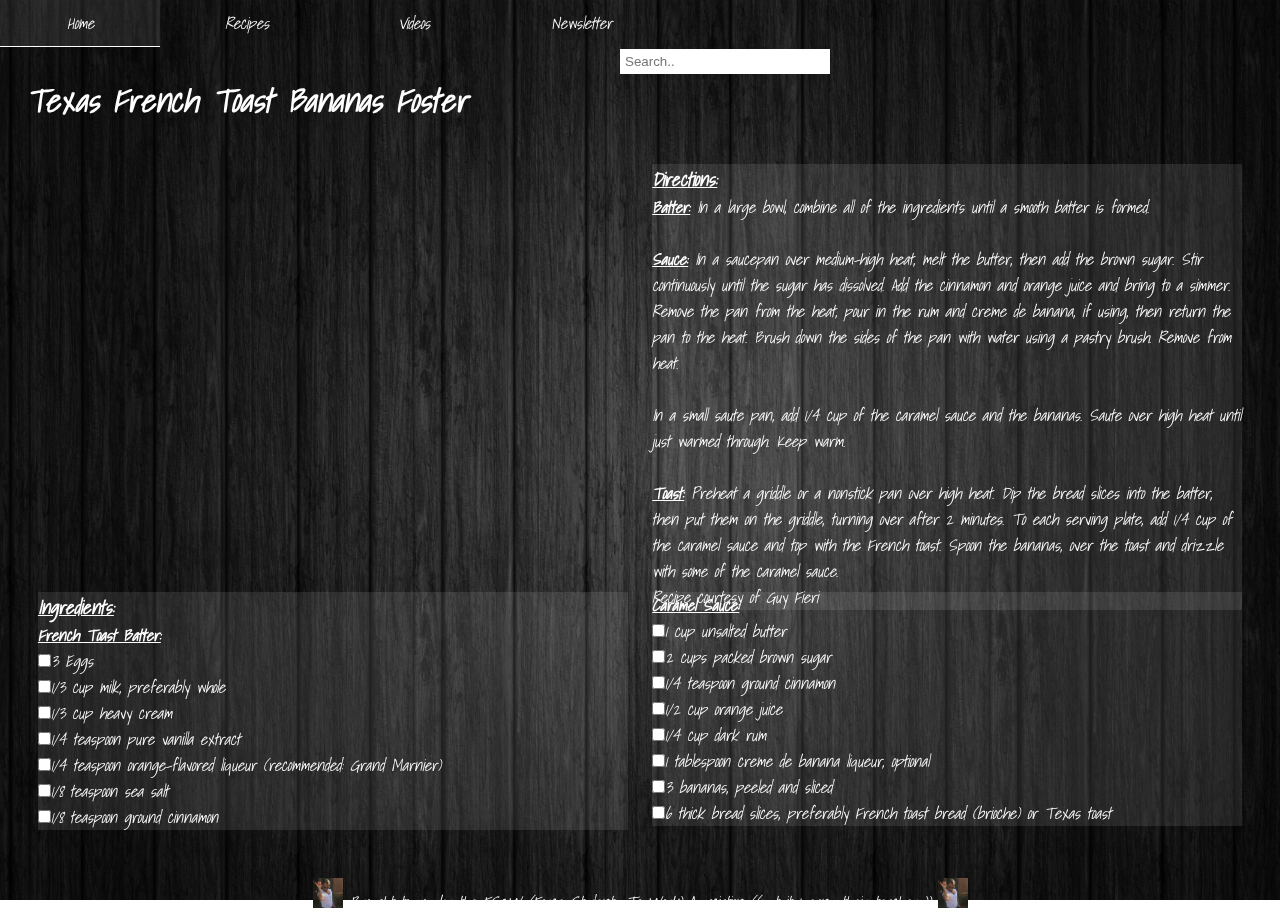
<file: Homework/Week_3/Index.html>
<!DOCTYPE html>
<html>

<head>
    <title>Texas French Toast Bananas Foster</title>
    <link rel="stylesheet" type="text/css" href="css/style.css">
    <link href="https://fonts.googleapis.com/css?family=Shadows+Into+Light" rel="stylesheet">
</head>

<body>
    <ui>
        <li><a href="#">Home</a></li>
        <li><a href="#">Recipes</a></li>
        <li><a href="#">Videos</a></li>
        <li><a href="#">Newsletter</a></li>
        <li>
            <input type="text" cass="search" placeholder="Search..">
        </li>
    </ui>
    <h1>Texas French Toast Bananas Foster</h1>
    <div class="container-fluid clear-fix">
        <div class="thumbnail-fluid">
            <iframe width="670px" height="388px" src="http://www.foodnetwork.com/videos/french-toast-bananas-foster-0151838.embed.html" allowfullscreen></iframe>
        </div>
        <div class="thumbnail-fluid">
            <h3><u>Directions:</u></h3>
            <p>
                <strong><u>Batter:</u></strong> In a large bowl, combine all of the ingredients until a smooth batter is formed.
                <br>
                <br>
                <strong><u>Sauce:</u></strong> In a saucepan over medium-high heat, melt the butter, then add the brown sugar. Stir continuously until the sugar has dissolved. Add the cinnamon and orange juice and bring to a simmer. Remove the pan from the heat, pour in the rum and creme de banana, if using, then return the pan to the heat. Brush down the sides of the pan with water using a pastry brush. Remove from heat.
                <br>
                <br> In a small saute pan, add 1/4 cup of the caramel sauce and the bananas. Saute over high heat until just warmed through. Keep warm.
                <br>
                <br>
                <strong><u>Toast:</u></strong> Preheat a griddle or a nonstick pan over high heat. Dip the bread slices into the batter, then put them on the griddle, turning over after 2 minutes. To each serving plate, add 1/4 cup of the caramel sauce and top with the French toast. Spoon the bananas, over the toast and drizzle with some of the caramel sauce.
                <br> Recipe courtesy of Guy Fieri
            </p>
        </div>
    </div>
    <div class="container-fluid clear-fix">
        <div class="thumbnail-fluid">
            <br>
            <br>
            <h3><u>Ingredients:</u></h3>
            <p>
                <strong><u>French Toast Batter:</u></strong>
                <form>
                    <input type="checkbox">3 Eggs
                    <br>
                    <input type="checkbox">1/3 cup milk, preferably whole
                    <br>
                    <input type="checkbox">1/3 cup heavy cream
                    <br>
                    <input type="checkbox">1/4 teaspoon pure vanilla extract
                    <br>
                    <input type="checkbox">1/4 teaspoon orange-flavored liqueur (recommended: Grand Marnier)
                    <br>
                    <input type="checkbox">1/8 teaspoon sea salt
                    <br>
                    <input type="checkbox">1/8 teaspoon ground cinnamon
                    <br>
                </form>
            </p>
        </div>
        <div class="thumbnail-fluid">
            <br>
            <br>
            <p>
                <strong><u>Caramel Sauce:</u></strong>
                <form>
                    <input type="checkbox">1 cup unsalted butter
                    <br>
                    <input type="checkbox">2 cups packed brown sugar
                    <br>
                    <input type="checkbox">1/4 teaspoon ground cinnamon
                    <br>
                    <input type="checkbox">1/2 cup orange juice
                    <br>
                    <input type="checkbox">1/4 cup dark rum
                    <br>
                    <input type="checkbox">1 tablespoon creme de banana liqueur, optional
                    <br>
                    <input type="checkbox">3 bananas, peeled and sliced
                    <br>
                    <input type="checkbox">6 thick bread slices, preferably French toast bread (brioche) or Texas toast
                    <br>
                </form>
            </p>
        </div>
    </div>
    <div>
        <footer>
        <img src="img/saltbae.jpg">
        Brought to you by the FS2W (Force Students To Work) Association ((pst it means their teachers))
        <img src="img/saltbae.jpg">
        </footer>
    </div>
</body>

</html>
</file>
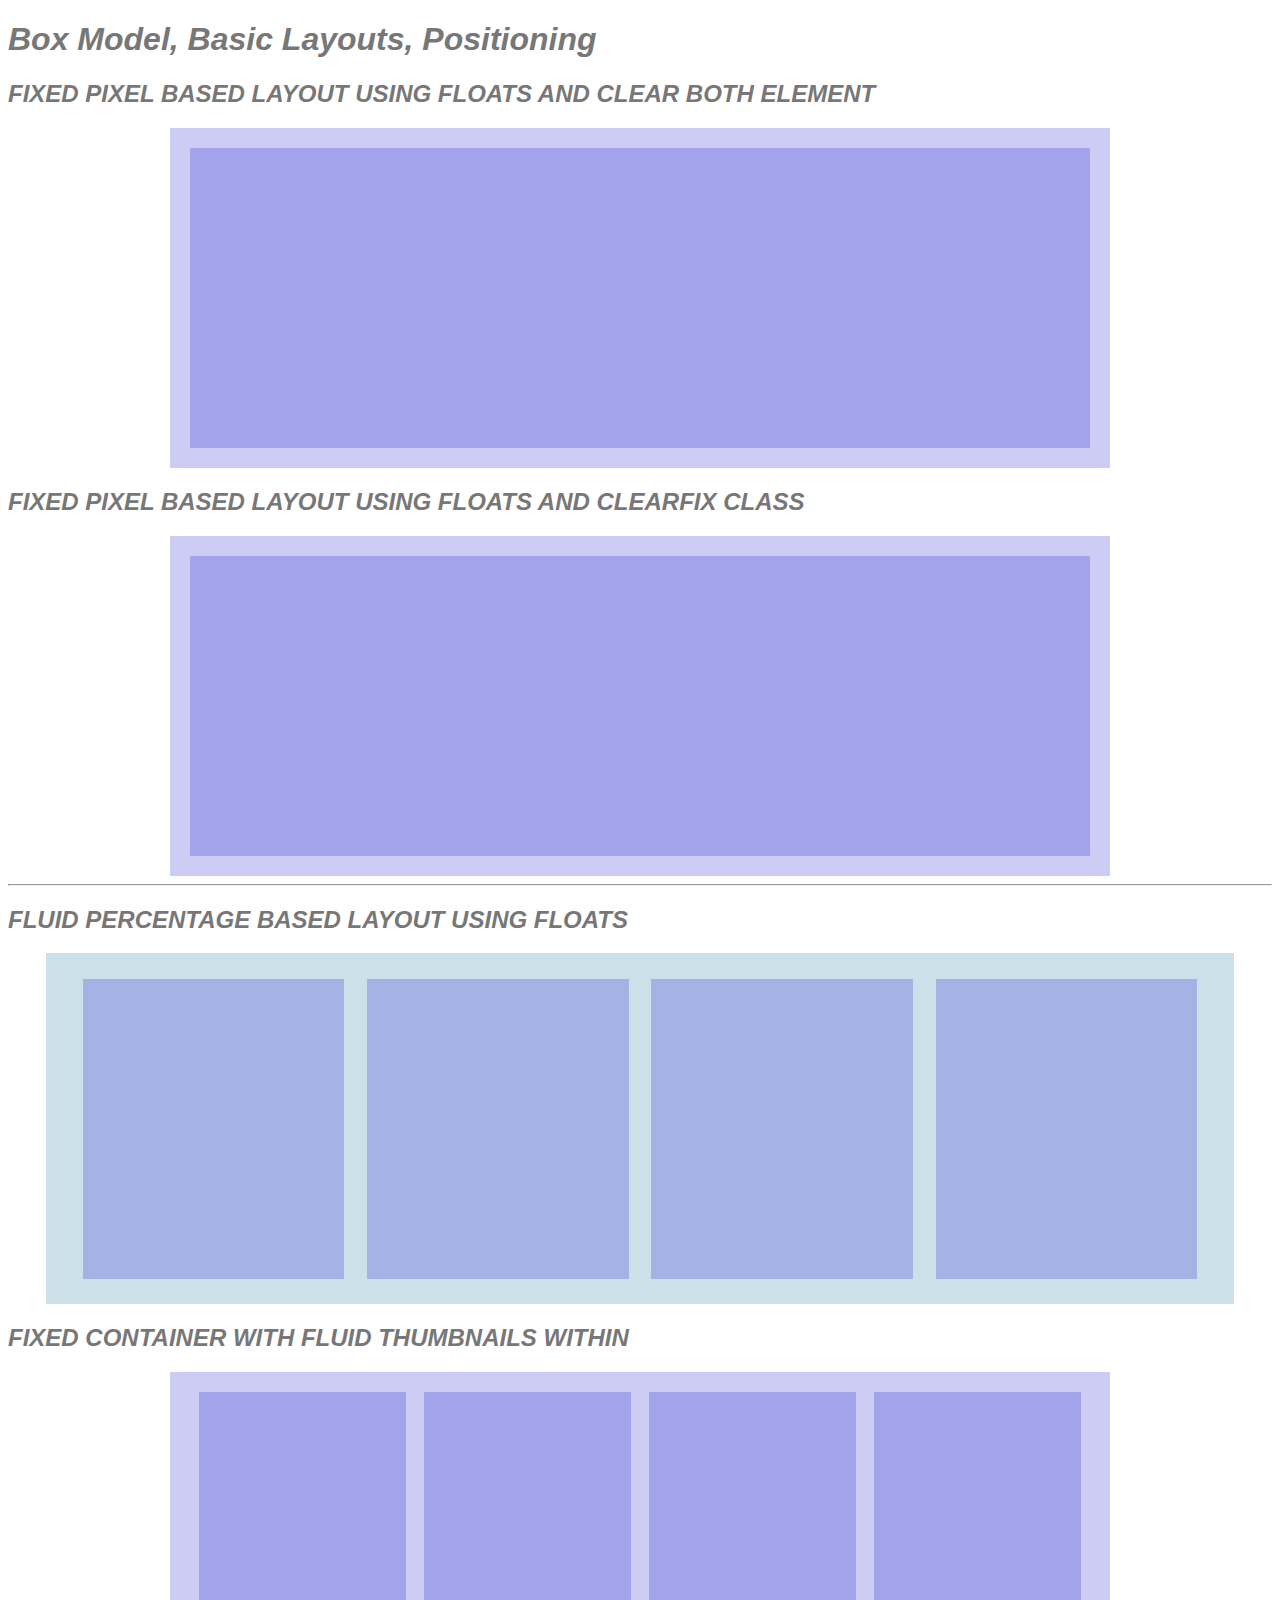
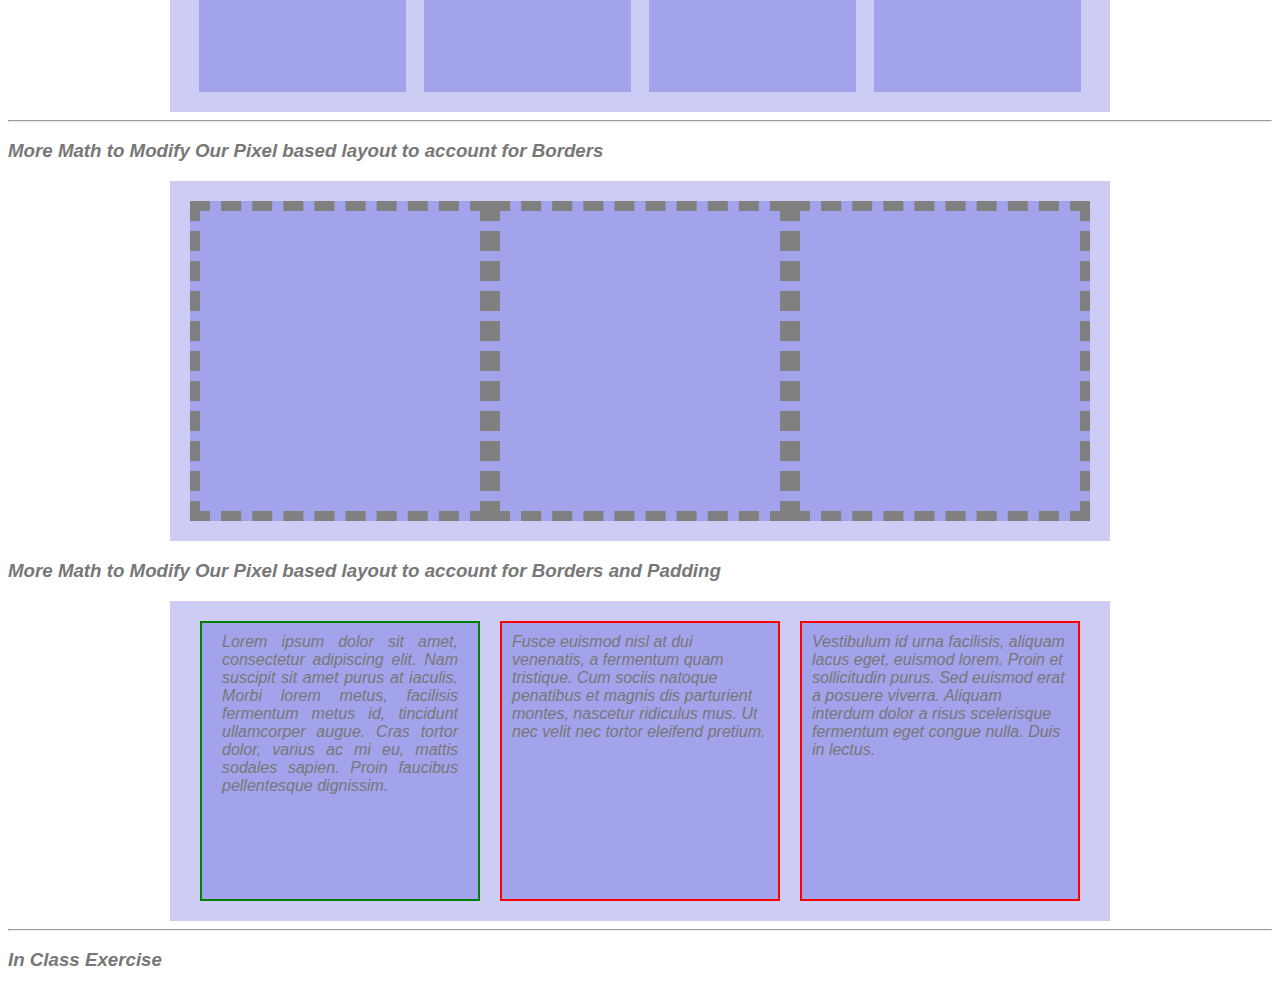
<file: Notes/02-02-17/In_CLass_Exercise_C/index.html>
<!DOCTYPE html>
<html>

<head>
    <title>Box Model 101</title>
    <!-- Based on the classes we have applied to our container and thumbnail divs, today we will explore how margins, padding, and borders effect the dimensions of our block level elements in both pixel and percentage based grid systems. -->
    <style type="text/css">
    body {
        font-family: 'Helvetica Neue', Arial, sans-serif;
        color: #777;
        /*You can do #000000 if the 2 pairs match you can do above*/
        font-style: italic;
    }
    
    h2 {
        text-transform: uppercase;
    }
    /*Use a tag selector to add a transparent background to all dives on our page so we can see them.*/
    
    div {
        background-color: rgba(0, 0, 200, 0.2);
    }
    /*Fixed width container and grid using pixels*/
    
    .container {
        /* starter wdith in pixels, div display block by default*/
        width: 900px;
        margin: 10px 20px 50px 2px;
        margin: 0px auto;
        padding: 20px;
    }
    
    .thumbnail {
        width: 300px;
        height: 300px;
        float: left;
    }
    /* How to clear-fix aka avoid collaped paren element when floating child elements*/
    /* Solution 1 - add an lement after our last floated element with clear both and no height. This is less good! we are using HTML (content) to control our presentation which should be handled by CSS alone*/
    
    .clear {
        clear: both;
    }
    /*Solution 2 - Using CSS alone and a clearfix class which we apply to any element who has floating children */
    
    .clear-fix::after {
        content: '';
        display: block;
        clear: both;
        /* for backward compatibility */
        height: 0;
        font-size: 0;
        /*extra backup*/
        visibility: hidden;
    }

    /*fluid layouts using %*/
    .container-fluid {
        background-color: rgba(0, 100, 150, 0.2);
        width: 90%;
        /*Adding 2% padding will result in a 94% wide container*/
        padding: 2%;
        margin: 0 auto;
    }

    .thumbnail-fluid {
        width: 25%;
        margin: 0 1%;
        /*Gotta change teh width to accoidate for the margin taking up 2%*/
        width: 23%;
        height: 300px;
        float: left;
    }

    .thumbnail-border {
        width: 300px;
        height: 300px;
        float: left;
        border-style: solid;
        border-width: 5px;
        border-color: red;
        border: 10px dashed grey;
        width: 280px;
    }

    .thumbnail-border-padding {
        width :300px;
        height: 300px;
        float: left;
        border: 2px solid red;
        width: 296px;
        padding: 10px;
        width: 276px;
        margin: 0 10px;
        width: 256px;
        height: 256px;
    }

    #justified {
        text-align: justify;
        border-color: green;
        width: 236px;
        padding: 10px 20px;
    }
    </style>
</head>

<body>
    <!-- Notice our heading are block elements too -->
    <h1>Box Model, Basic Layouts, Positioning</h1>
    <h2>Fixed Pixel Based Layout Using Floats and Clear Both Element</h2>
    <div class="container">
        <div class="thumbnail"></div>
        <div class="thumbnail"></div>
        <div class="thumbnail"></div>
        <br class="clear">
    </div>
    <h2>Fixed Pixel Based Layout Using Floats and ClearFix Class</h2>
    <div class="container clear-fix">
        <div class="thumbnail"></div>
        <div class="thumbnail"></div>
        <div class="thumbnail"></div>
    </div>
    <hr>
    <h2>Fluid Percentage Based Layout Using Floats</h2>
    <div class="container-fluid clear-fix">
        <div class="thumbnail-fluid"></div>
        <div class="thumbnail-fluid"></div>
        <div class="thumbnail-fluid"></div>
        <div class="thumbnail-fluid"></div>
    </div>
    <h2>Fixed Container with Fluid Thumbnails Within</h2>
    <!-- Notice how our % based thumbnails just figured out thier final dimension based on a fixed container -->
    <div class="container clear-fix">
        <div class="thumbnail-fluid"></div>
        <div class="thumbnail-fluid"></div>
        <div class="thumbnail-fluid"></div>
        <div class="thumbnail-fluid"></div>
    </div>
    <hr>
    <h3>More Math to Modify Our Pixel based layout to account for Borders</h3>
    <div class="container clear-fix">
        <div class="thumbnail-border"></div>
        <div class="thumbnail-border"></div>
        <div class="thumbnail-border"></div>
    </div>
    <h3>More Math to Modify Our Pixel based layout to account for Borders and Padding</h3>
    <div class="container clear-fix">
        <div class="thumbnail-border-padding" id="justified">Lorem ipsum dolor sit amet, consectetur adipiscing elit. Nam suscipit sit amet purus at iaculis. Morbi lorem metus, facilisis fermentum metus id, tincidunt ullamcorper augue. Cras tortor dolor, varius ac mi eu, mattis sodales sapien. Proin faucibus pellentesque dignissim. </div>
        <div class="thumbnail-border-padding">Fusce euismod nisl at dui venenatis, a fermentum quam tristique. Cum sociis natoque penatibus et magnis dis parturient montes, nascetur ridiculus mus. Ut nec velit nec tortor eleifend pretium.</div>
        <div class="thumbnail-border-padding">
            Vestibulum id urna facilisis, aliquam lacus eget, euismod lorem. Proin et sollicitudin purus. Sed euismod erat a posuere viverra. Aliquam interdum dolor a risus scelerisque fermentum eget congue nulla. Duis in lectus.
        </div>
    </div>
    <hr>
    <h3>In Class Exercise</h3>
    <div class="container-inclass clear-fix">
        <div class="thumbnail-inclass"></div>
        <div class="thumbnail-inclass"></div>
        <div class="thumbnail-inclass"></div>
    </div>
</body>

</html>
</file>
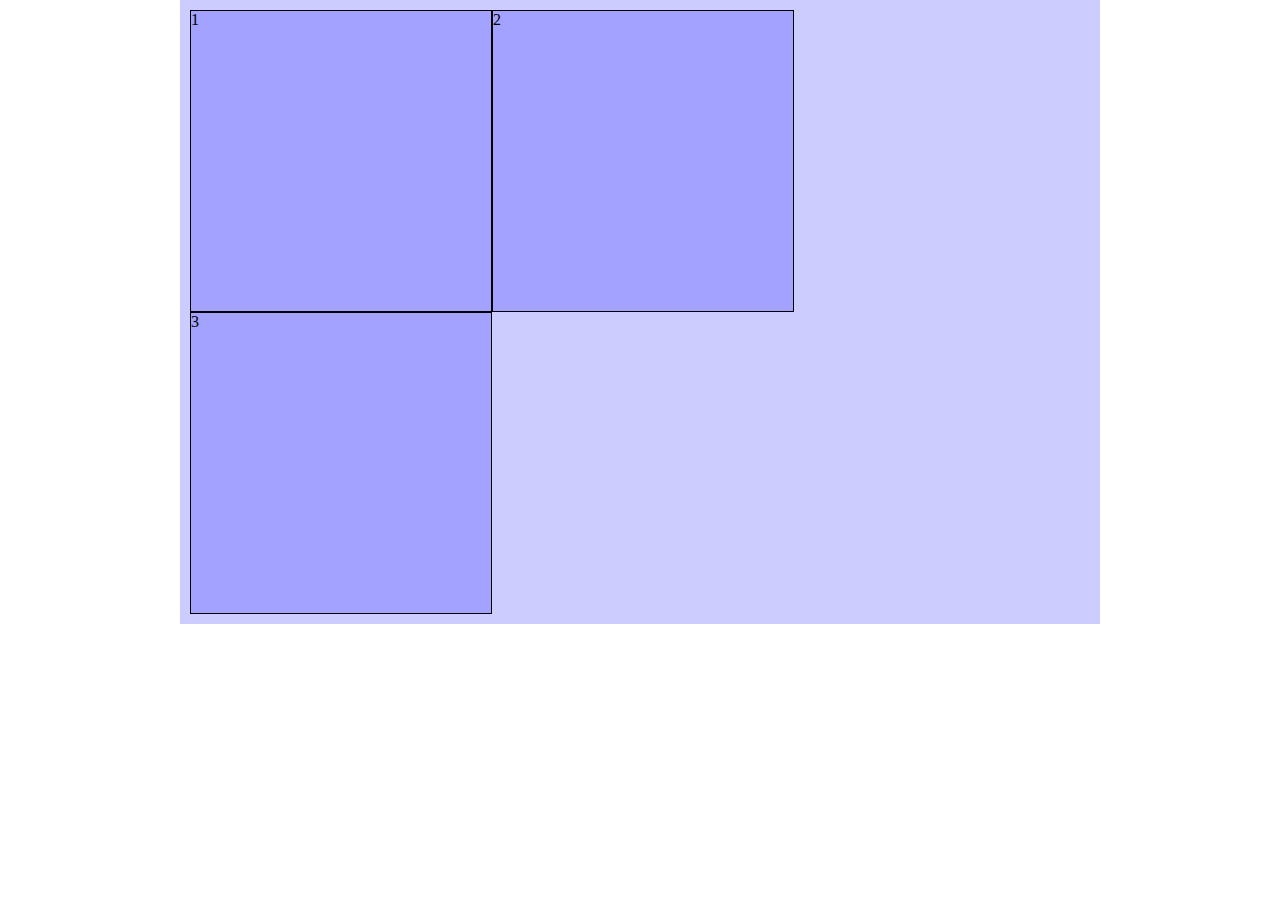
<file: Notes/02-07-17/In_Class_Exercise_C/index.html>
<!DOCTYPE html>
<html>
<head>
  <title>Inline Block</title>
  <style type="text/css">
  	/*Use * to remove all margines and patting from our elements*/
  	* {
  		margin: 0;
  		padding: 0;
  	}
  	/* use grouped selectors to aply the same stylees to multiple tags on our page*/
  	main, article {
  		background-color: rgba(0,0,255,0.2);
  	}

  	main {
  		width: 900px;
  		margin: 0 auto;
  		padding: 10px;
  	}

  	article {
  		width: 300px;
  		height: 300px;
  		display: inline-block;
  		/* fix default extra margin with a negative margin on the right*/
  		margin-right: -4px;
  		/* border: width | style | color*/
  		border: 1px solid ;x`x`
  	}

  </style>
</head>
<body>
<main>
  <article>1</article>
  <article>2</article>
  <article>3</article>
</main>
</body>
</html>
</file>
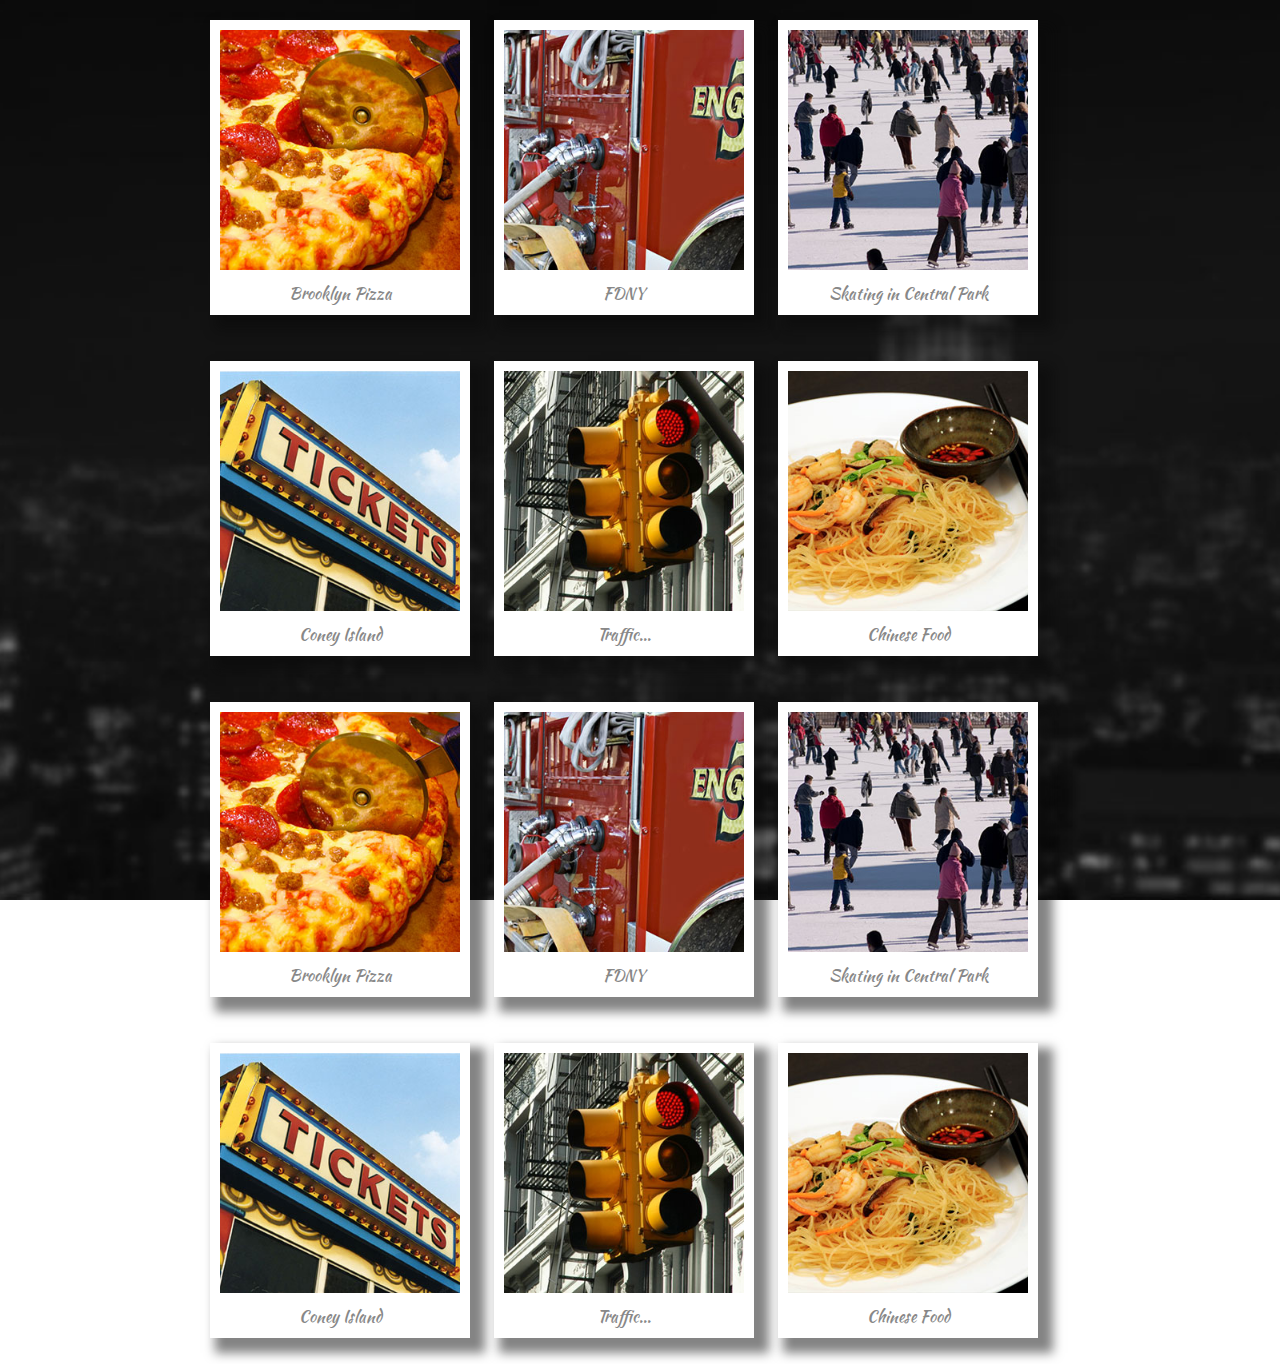
<file: Notes/02-14-17/Gallery_Starter/index.html>
<!DOCTYPE html>
<html>

<head>
    <title>New York City Gallery</title>
    <!-- Link to CSS File here -->
    <link rel="stylesheet" type="text/css" href="css/style.css">
    <!-- Link to Google Font Here -->
    <link href="https://fonts.googleapis.com/css?family=Kaushan+Script" rel="stylesheet">
</head>

<body>
    <div class="container">
        <div class="polaroid">
            <p>Brooklyn Pizza</p>
            <img src="img/color/pizza.jpg">
        </div>
        <div class="polaroid">
            <p>FDNY</p>
            <img src="img/color/fdny.jpg">
        </div>
        <div class="polaroid">
            <p>Skating in Central Park</p>
            <img src="img/color/skating.jpg">
        </div>
        <div class="polaroid">
            <p>Coney Island</p>
            <img src="img/color/tickets.jpg">
        </div>
        <div class="polaroid">
            <p>Traffic...</p>
            <img src="img/color/traffic.jpg">
        </div>
        <div class="polaroid">
            <p>Chinese Food</p>
            <img src="img/color/chinese-food.jpg">
        </div>
         <div class="polaroid">
            <p>Brooklyn Pizza</p>
            <img src="img/color/pizza.jpg">
        </div>
        <div class="polaroid">
            <p>FDNY</p>
            <img src="img/color/fdny.jpg">
        </div>
        <div class="polaroid">
            <p>Skating in Central Park</p>
            <img src="img/color/skating.jpg">
        </div>
        <div class="polaroid">
            <p>Coney Island</p>
            <img src="img/color/tickets.jpg">
        </div>
        <div class="polaroid">
            <p>Traffic...</p>
            <img src="img/color/traffic.jpg">
        </div>
        <div class="polaroid">
            <p>Chinese Food</p>
            <img src="img/color/chinese-food.jpg">
        </div>
    </div>
</body>

</html>
</file>
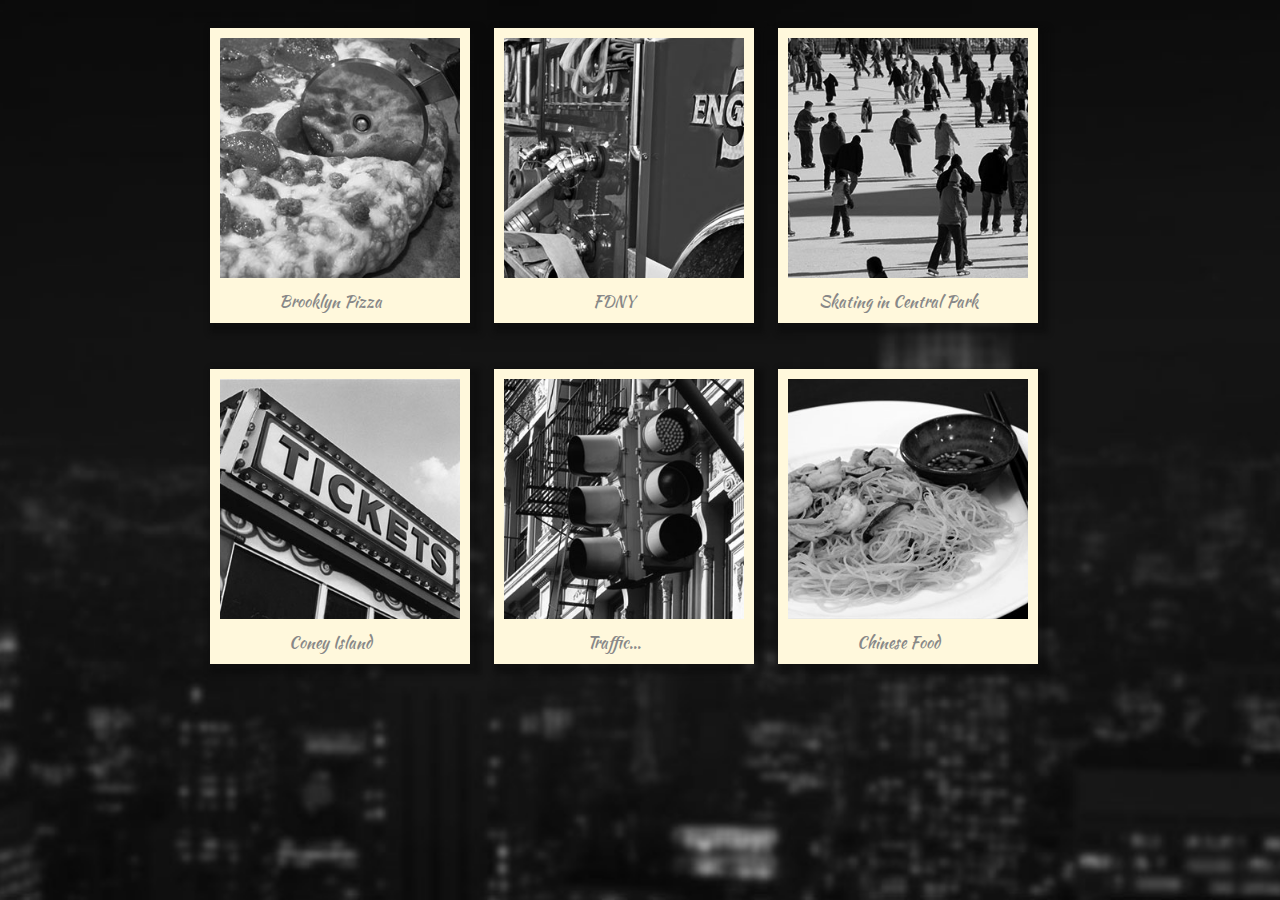
<file: Notes/02-14-17/In_Class_Exercise_A/index.html>
<!DOCTYPE html>
<html>

<head>
    <title>New York City Gallery</title>
    <!-- Link to CSS File here -->
    <link rel="stylesheet" type="text/css" href="css/style.css">
    <!-- Link to Google Font Here (in this class we are using import in our stylesheet instead) -->
<!--     <link href="https://fonts.googleapis.com/css?family=Kaushan+Script" rel="stylesheet">
 -->
 </head>

<body>
    <div class="container">
        
        <div class="polaroid">
            <p>Brooklyn Pizza</p>
            <img src="img/bw/pizza.jpg">
        </div>
        <div class="polaroid">
            <p>FDNY</p>
            <img src="img/bw/fdny.jpg">
        </div>
        <div class="polaroid">
            <p>Skating in Central Park</p>
            <img src="img/bw/skating.jpg">
        </div>

        <div class="polaroid">
            <p>Coney Island</p>
            <img src="img/bw/tickets.jpg">
        </div>
        <div class="polaroid">
            <p>Traffic...</p>
            <img src="img/bw/traffic.jpg">
        </div>
        <div class="polaroid">
            <p>Chinese Food</p>
            <img src="img/bw/chinese.jpg">
        </div>



    </div>
</body>

</html>
</file>
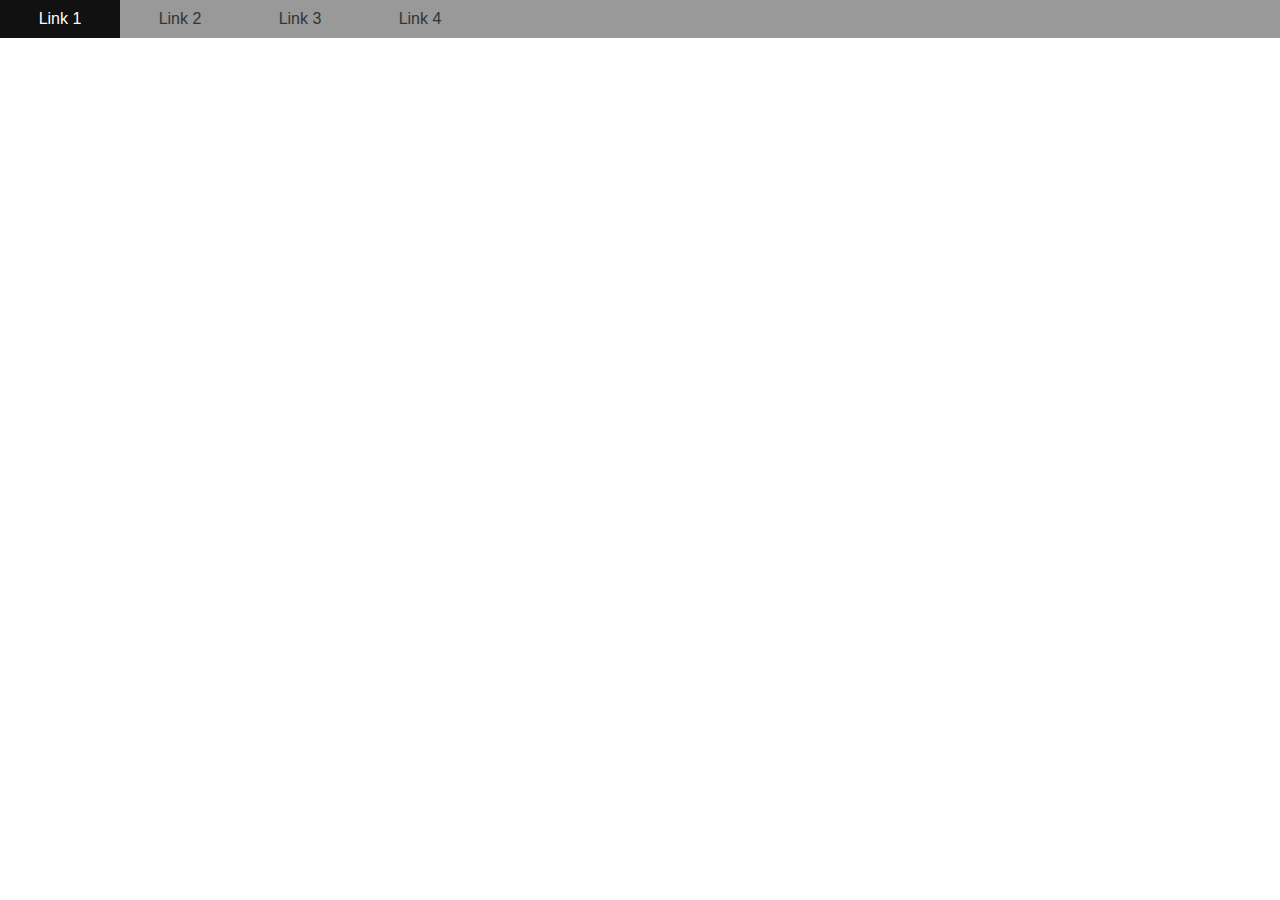
<file: Notes/02-14-17/Quick Example NavBar/index.html>
<!DOCTYPE html>
<html lang="en">
<head>
	<meta charset="UTF-8">
	<title>Simple Navbar</title>
	<style type ="text/css">
		* {
			margin: 0;
			padding: 0;
		}

		body {
			font-family: Helvetica, Arial, sans-serif;
		}

		ul {
			/*Remove the bullet points */
			list-style-type: none;
			overflow: hidden;
			background-color: #999;
			font-size: 0;
		}

		li {
			display: inline-block;
			font-size: 16px;
		}

		li a {
			display: block;
			text-align: center;
			width: 100px;
			padding: 10px;
			/*remove underline on links*/
			text-decoration: none;
			/* change link color*/
			color: #333;
		}

		li a.active {
			background-color: #888;
		}

		li a:hover {
			background-color: #111;
			color: white;
		}
	</style>
</head>
<body>
	<ul>
		<li><a href="#" class="active">Link 1</a></li>
		<li><a href="#">Link 2</a></li>
		<li><a href="#">Link 3</a></li>
		<li><a href="#">Link 4</a></li>
	</ul>
</body>
</html>
</file>
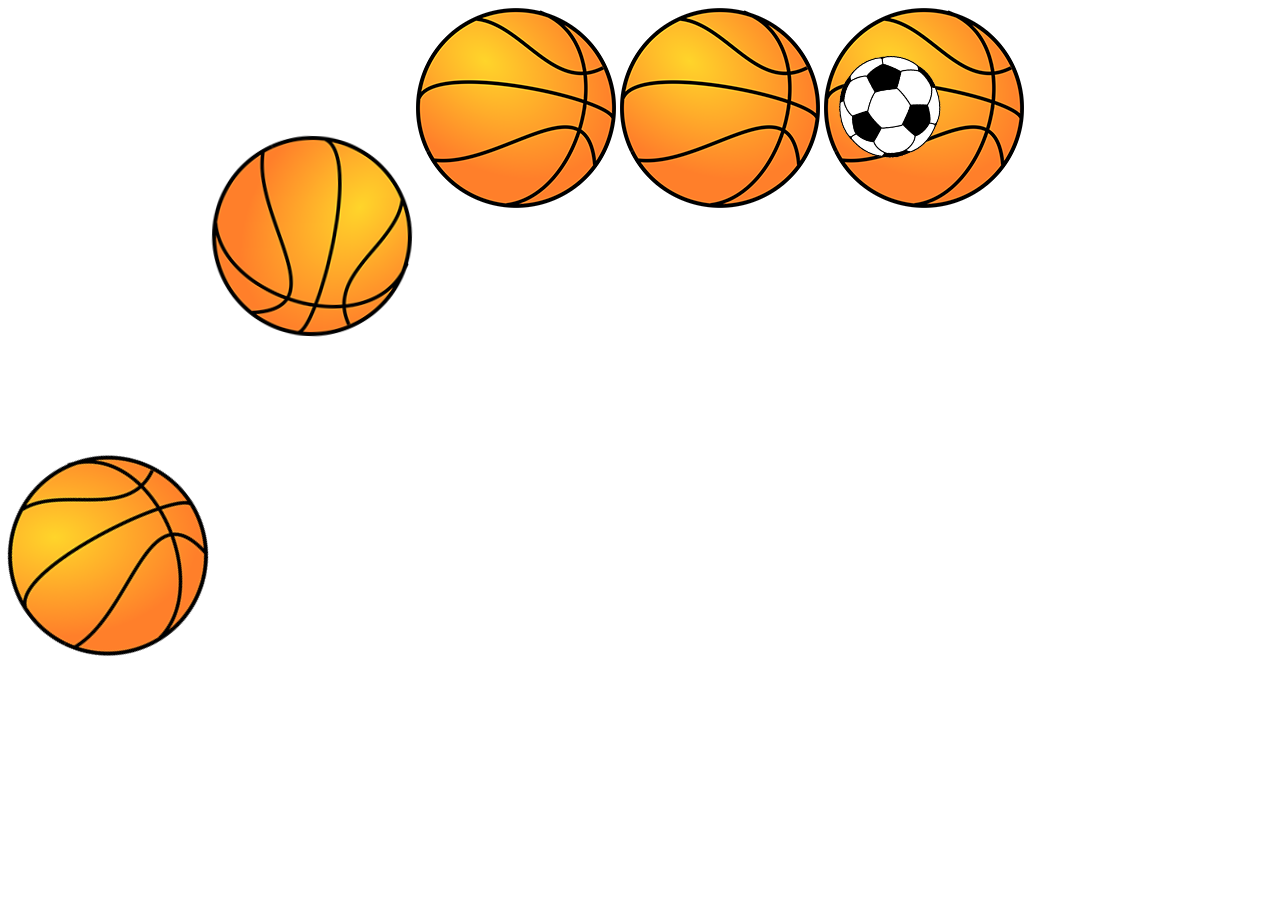
<file: Notes/04-20-17/GSAP_101/index.html>
<!DOCTYPE html>
<html>
<head>
  <title>GSAP Tweening 101</title>
  <style type="text/css">
    #sb{
      position: absolute;
      top: 500px;
      left: 0;
    }
  </style>
</head>
<body>

<img src="img/soccer-ball.png" id="sb">

<!-- 5 basketballs to bounce in succession -->
<img src="img/basket-ball.png" class="bball">
<img src="img/basket-ball.png" class="bball">
<img src="img/basket-ball.png" class="bball">
<img src="img/basket-ball.png" class="bball">
<img src="img/basket-ball.png" class="bball">

<!-- load greensock and its plugins -->
<script type="text/javascript" src="js/TweenMax.min.js"></script>
<!-- Write our own custom scripts after the libraries have loaded -->
<script type="text/javascript">
  // grab our soccer ball image by id and store in a js variable
  var sb = document.getElementById('sb');

  //using the TweenMax Class from our animation api to animate over 3 seconds and change the images location
  //TweenMax.to(element, time in seconds, {options object}, optional delay)
  // .to() will start from current state and tween to desired options
  // if you use position tweens you have to set the start position and position type in CSS!
  // TweenMax.to(sb, 3, { left:800, top:300});

  TweenMax.to(sb, 3, { x: 800, y: -500, rotation: 720, scale: 0.5, ease:Elastic.easeOut});

  TweenMax.staggerTo(".bball", 1, {y: 500, rotation: 360, delay:0, ease: Bounce.easeOut}, 0.5);

  TweenMax.to(".bball, #sb", 1, {opacity:0, delay:5, onComplete: imDone});

  function imDone () {
    alert('I\'m Done Animating');
  }




</script>
</body>
</html>
</file>
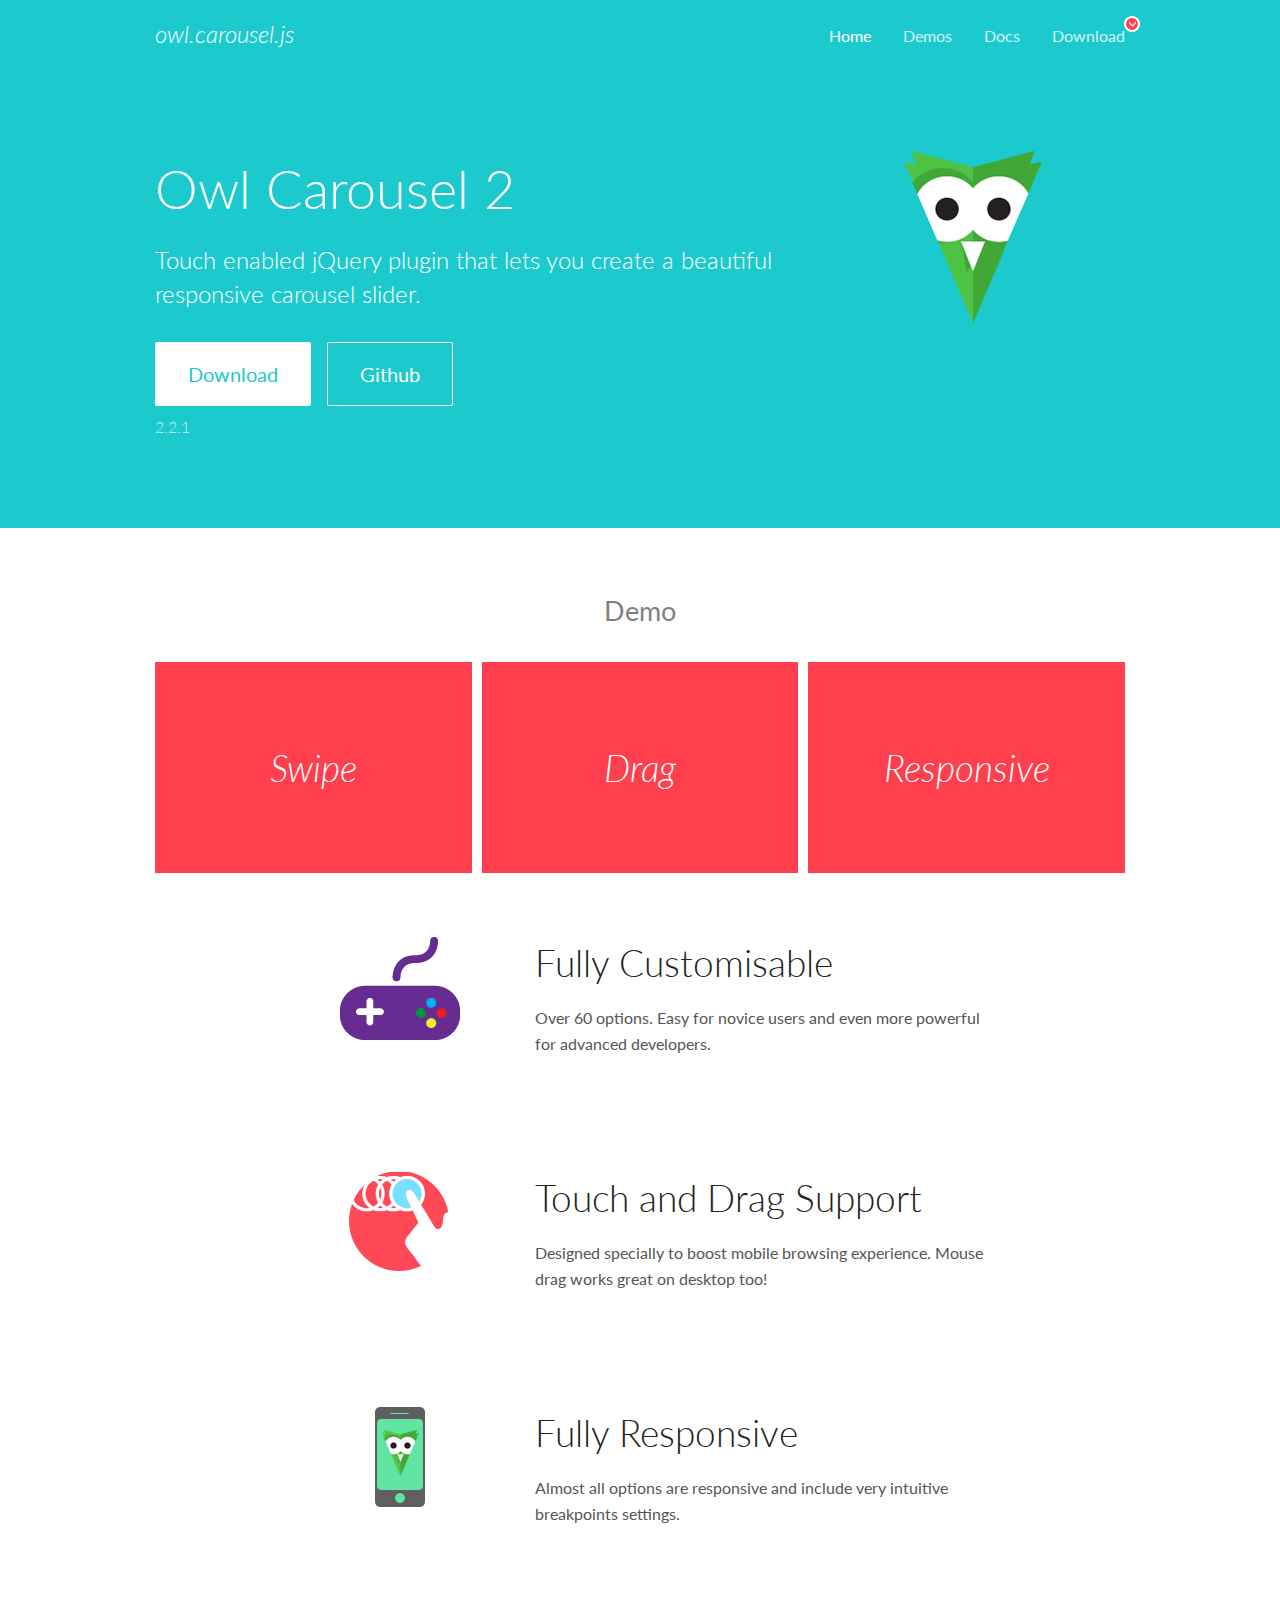
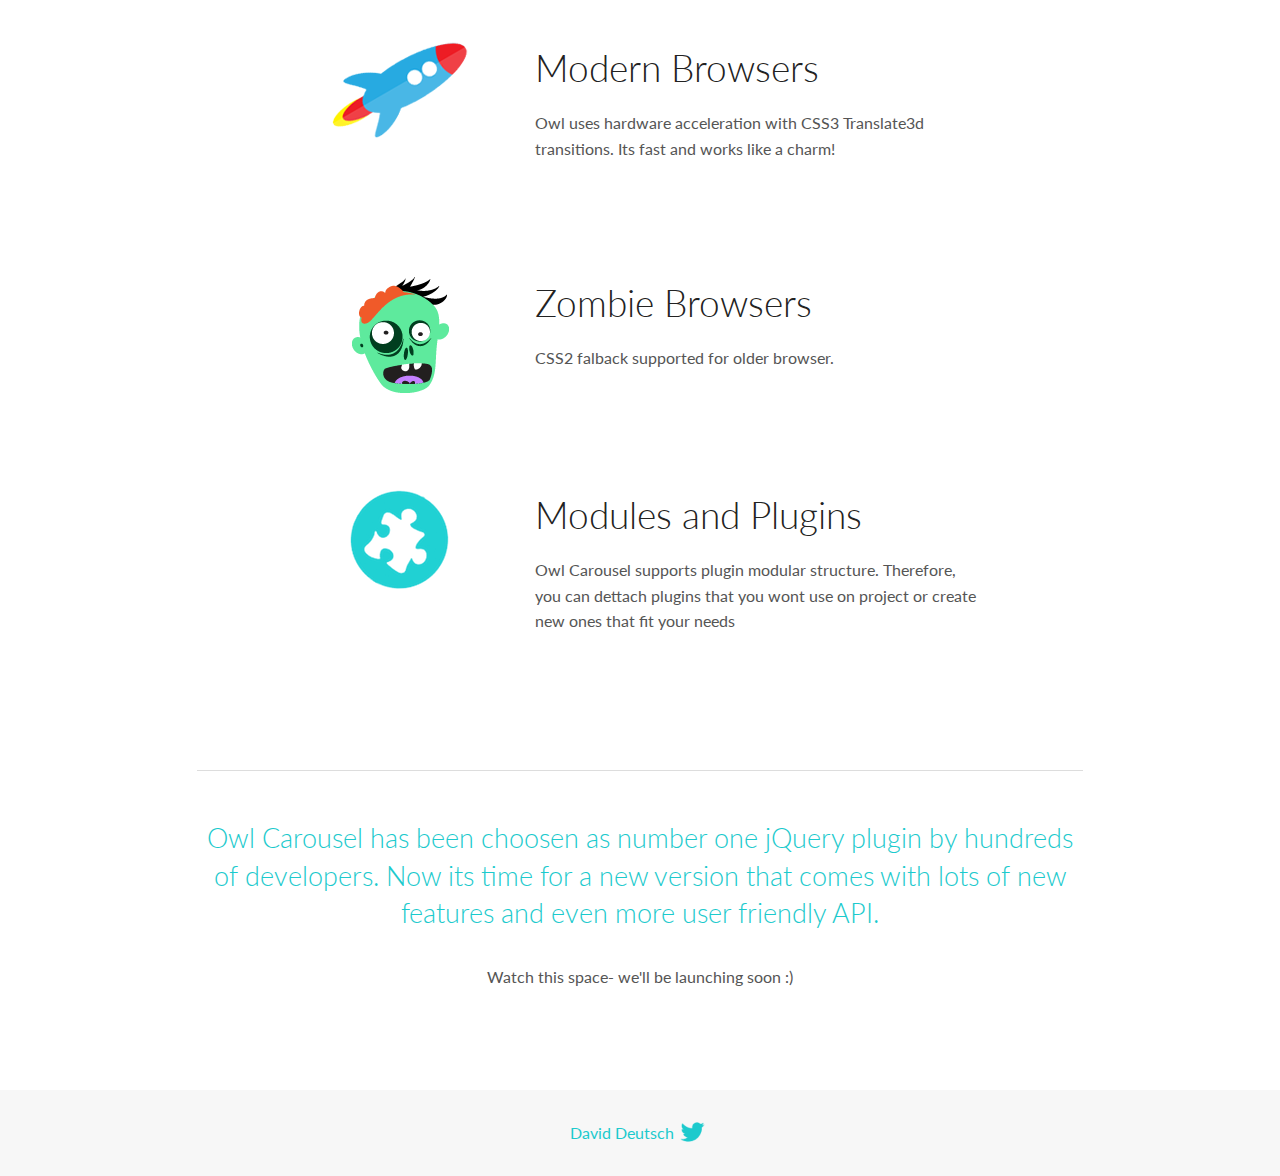
<file: Homework/Final/OwlCarousel2/docs/index.html>
<!DOCTYPE html>
<html lang="en">
  <head>

    <!-- head -->
    <meta charset="utf-8">
    <meta name="msapplication-tap-highlight" content="no" />
    <meta name="viewport" content="width=device-width, initial-scale=1.0" />
    <meta name="description" content="Touch enabled jQuery plugin that lets you create beautiful responsive carousel slider.">
    <meta name="author" content="David Deutsch">
    <title>
      Home | Owl Carousel | 2.2.1
    </title>

    <!-- Stylesheets -->
    <link href='https://fonts.googleapis.com/css?family=Lato:300,400,700,400italic,300italic' rel='stylesheet' type='text/css'>
    <link rel="stylesheet" href="assets/css/docs.theme.min.css">

    <!-- Owl Stylesheets -->
    <link rel="stylesheet" href="assets/owlcarousel/assets/owl.carousel.min.css">
    <link rel="stylesheet" href="assets/owlcarousel/assets/owl.theme.default.min.css">

    <!-- HTML5 shim and Respond.js IE8 support of HTML5 elements and media queries -->

    <!--[if lt IE 9]>
      <script src="https://oss.maxcdn.com/libs/html5shiv/3.7.0/html5shiv.js"></script>
      <script src="https://oss.maxcdn.com/libs/respond.js/1.3.0/respond.min.js"></script>
    <![endif]-->

    <!-- Favicons -->
    <link rel="apple-touch-icon-precomposed" sizes="144x144" href="assets/ico/apple-touch-icon-144-precomposed.png">
    <link rel="shortcut icon" href="assets/ico/favicon.png">
    <link rel="shortcut icon" href="favicon.ico">

    <!-- Yeah i know js should not be in header. Its required for demos.-->

    <!-- javascript -->
    <script src="assets/vendors/jquery.min.js"></script>
    <script src="assets/owlcarousel/owl.carousel.js"></script>
  </head>
  <body>

    <!-- header -->
    <header class="header">
      <div class="row">
        <div class="large-12 columns">
          <div class="brand left">
            <h3>
              <a href="/OwlCarousel2/">owl.carousel.js</a> 
            </h3>
          </div>
          <a id="toggle-nav" class="right">
            <span></span> <span></span> <span></span> 
          </a> 
          <div class="nav-bar">
            <ul class="clearfix">
              <li class="active">
                <a href="/OwlCarousel2/index.html">Home</a> 
              </li>
              <li> <a href="/OwlCarousel2/demos/demos.html">Demos</a>  </li>
              <li> <a href="/OwlCarousel2/docs/started-welcome.html">Docs</a>  </li>
              <li>
                <a href="https://github.com/OwlCarousel2/OwlCarousel2/archive/2.2.1.zip">Download</a> 
                <span class="download"></span> 
              </li>
            </ul>
          </div>
        </div>
      </div>
    </header>

    <!-- home panel -->
    <section id="hero">
      <div class="row">
        <div class="large-8 medium-8 columns">
          <h1>Owl Carousel 2</h1>
          <h4>Touch enabled jQuery plugin that lets you create a beautiful responsive carousel slider.</h4>
          <a href="https://github.com/OwlCarousel2/OwlCarousel2/archive/2.2.1.zip" class="hero-button">Download</a> 
          <a href="https://github.com/OwlCarousel2/OwlCarousel2" class="hero-button outline">Github</a> 
          <p>2.2.1</p>
        </div>
        <div class="large-4 medium-4 columns">
          <img class="owl-logo" src="assets/img/owl-logo.png" alt="mr. Owl">
        </div>
      </div>
    </section>

    <!-- body -->
    <div class="home-demo">
      <div class="row">
        <div class="large-12 columns">
          <h3>Demo</h3>
          <div class="owl-carousel">
            <div class="item">
              <h2>Swipe</h2>
            </div>
            <div class="item">
              <h2>Drag</h2>
            </div>
            <div class="item">
              <h2>Responsive</h2>
            </div>
            <div class="item">
              <h2>CSS3</h2>
            </div>
            <div class="item">
              <h2>Fast</h2>
            </div>
            <div class="item">
              <h2>Easy</h2>
            </div>
            <div class="item">
              <h2>Free</h2>
            </div>
            <div class="item">
              <h2>Upgradable</h2>
            </div>
            <div class="item">
              <h2>Tons of options</h2>
            </div>
            <div class="item">
              <h2>Infinity</h2>
            </div>
            <div class="item">
              <h2>Auto Width</h2>
            </div>
          </div>
        </div>
      </div>
    </div>
    <script>
      var owl = $('.owl-carousel');
      owl.owlCarousel({
        margin: 10,
        loop: true,
        responsive: {
          0: {
            items: 1
          },
          600: {
            items: 2
          },
          1000: {
            items: 3
          }
        }
      })
    </script>

    <!-- features -->
    <div id="features">
      <div class="row">
        <div class="small-12 medium-9 small-centered columns">
          <section class="row feature">
            <div class="medium-4 small-12 columns">
              <img src="assets/img/feature-options.png" alt="">
            </div>
            <div class="medium-8 small-12 columns">
              <h2>Fully Customisable</h2>
              <p>Over 60 options. Easy for novice users and even more powerful for advanced developers.</p>
            </div>
          </section>
          <section class="row feature">
            <div class="medium-4 small-12 columns">
              <img src="assets/img/feature-drag.png" alt="">
            </div>
            <div class="medium-8 small-12 columns">
              <h2>Touch and Drag Support</h2>
              <p>Designed specially to boost mobile browsing experience. Mouse drag works great on desktop too!</p>
            </div>
          </section>
          <section class="row feature">
            <div class="medium-4 small-12 columns">
              <img src="assets/img/feature-responsive.png" alt="">
            </div>
            <div class="medium-8 small-12 columns">
              <h2>Fully Responsive</h2>
              <p>Almost all options are responsive and include very intuitive breakpoints settings.</p>
            </div>
          </section>
          <section class="row feature">
            <div class="medium-4 small-12 columns">
              <img src="assets/img/feature-modern.png" alt="">
            </div>
            <div class="medium-8 small-12 columns">
              <h2>Modern Browsers</h2>
              <p>Owl uses hardware acceleration with CSS3 Translate3d transitions. Its fast and works like a charm! </p>
            </div>
          </section>
          <section class="row feature">
            <div class="medium-4 small-12 columns">
              <img src="assets/img/feature-zombie.png" alt="">
            </div>
            <div class="medium-8 small-12 columns">
              <h2>Zombie Browsers</h2>
              <p>CSS2 falback supported for older browser.</p>
            </div>
          </section>
          <section class="row feature">
            <div class="medium-4 small-12 columns">
              <img src="assets/img/feature-module.png" alt="">
            </div>
            <div class="medium-8 small-12 columns">
              <h2>Modules and Plugins</h2>
              <p>Owl Carousel supports plugin modular structure. Therefore, you can dettach plugins that you wont use on project or create new ones that fit your needs</p>
            </div>
          </section>
        </div>
      </div>
    </div>

    <!-- footer -->
    <section id="teaser-text">
      <div class="row">
        <div class="small-12 medium-11 small-centered columns">
          <hr>
          <h3 id="owl-carousel-has-been-choosen-as-number-one-jquery-plugin-by-hundreds-of-developers-now-its-time-for-a-new-version-that-comes-with-lots-of-new-features-and-even-more-user-friendly-api-">Owl Carousel has been choosen as number one jQuery plugin by hundreds of developers. Now its time for a new version that comes with lots of new features and even more user friendly API.</h3>
          <p>Watch this space- we&#39;ll be launching soon :)</p>
        </div>
      </div>
    </section>

    <!-- footer -->
    <footer class="footer">
      <div class="row">
        <div class="large-12 columns">
          <h5>
            <a href="/OwlCarousel2/docs/support-contact.html">David Deutsch</a> 
            <a id="custom-tweet-button" href="https://twitter.com/share?url=https://github.com/OwlCarousel2/OwlCarousel2&text=Owl Carousel - This is so awesome! " target="_blank"></a> 
          </h5>
        </div>
      </div>
    </footer>

    <!-- vendors -->
    <script src="assets/vendors/highlight.js"></script>
    <script src="assets/js/app.js"></script>
  </body>
</html>
</file>
<file: Homework/Midterm/css/base.css>
html {
	font-family: sans-serif;
}

body {
	margin: 0;
}

footer,
header,
main,
nav,
section {
	display: block;
}

a {
	background: transparent;
}

a:active,
a:hover {
	outline: 0;
}

strong {
	font-weight: bold;
}

h1 {
	font-size: 2em;
	margin: 0.67em 0;
}

img {
	border: 0;
}

button,
input,
textarea {
	color: inherit;
	font: inherit;
	margin: 0;
}

button {
	overflow: visible;
	text-transform: none;
}

button,
html input[type="button"] {
	cursor: pointer;
}

input {
	line-height: normal;
}

fieldset {
	border: 1px solid #c0c0c0;
	margin: 0 2px;
	padding: 0.35em 0.625em 0.75em;
}

textarea {
	overflow: auto;
}

html {
	font-size: 62.5%;
	box-sizing: border-box;
}

*,
*::before,
*::after {
	box-sizing: inherit;
}

body {
	font-weight: normal;
	line-height: 1;
	text-rendering: optimizeLegibility;
	word-wrap: break-word;
}

img {
	max-width: 100%;
	height: auto;
}

div,
ul,
li,
h1,
h2,
h3,
h4,
h5,
h6,
form,
p {
	margin: 0;
	padding: 0;
}

i {
	font-style: italic;
	line-height: inherit;
}

strong {
	font-weight: bold;
	line-height: inherit;
}

ul {
	list-style: none;
}

li {
	display: block;
}

a {
	text-decoration: none;
	line-height: inherit;
}

a img {
	border: none;
}

fieldset {
	margin: 0;
	padding: 0;
}

input[type="email"],
input[type="text"],
textarea {
	appearance: none;
}

/* Grid Framework */
.row {
	width: 94%;
	max-width: 1140px;
	margin: 0 auto;
}

.row:before,
.row:after {
	content: "";
	display: table;
}

.row:after {
	clear: both;
}

.row .row {
	width: auto;
	max-width: none;
	margin-left: -20px;
	margin-right: -20px;
}

[class*="column-"],
.blockedGrid {
	float: left;
}

[class*="column-"] + [class*="column-"].end {
	float: right;
}

[class*="column-"] {
	padding: 0 20px;
}

.column-one {
	width: 8.33333%;
}

.column-two,
.column-1-6 {
	width: 16.66667%;
}

.column-three,
.column-1-4 {
	width: 25%;
}

.column-four,
.column-1-3 {
	width: 33.33333%;
}

.column-five {
	width: 41.66667%;
}

.column-six,
.column-1-2 {
	width: 50%;
}

.column-seven {
	width: 58.33333%;
}

.column-eight,
.column-2-3 {
	width: 66.66667%;
}

.column-nine,
.column-3-4 {
	width: 75%;
}

.column-ten,
.column-5-6 {
	width: 83.33333%;
}

.column-eleven {
	width: 91.66667%;
}

.column-twelve,
.column-full {
	width: 100%;
}

/* Small */
@media screen and (max-width:1024px) {
	.row .row {
		margin-left: -18px;
		margin-right: -18px;
	}

	[class*="column-"] {
		padding: 0 18px;
	}

}

/* Tablets */
@media screen and (max-width:768px) {
	.row {
		width: auto;
		padding-left: 30px;
		padding-right: 30px;
	}

	.row .row {
		padding-left: 0;
		padding-right: 0;
		margin-left: -15px;
		margin-right: -15px;
	}

	[class*="column-"] {
		padding: 0 15px;
	}

	.tab-1-4 {
		width: 25%;
	}

	.tab-1-3 {
		width: 33.33333%;
	}

	.tab-1-2 {
		width: 50%;
	}

	.tab-2-3 {
		width: 66.66667%;
	}

	.tab-3-4 {
		width: 75%;
	}

	.tab-full {
		width: 100%;
	}

}

/* Large mobiles */
@media screen and (max-width:600px) {
	.row {
		padding-left: 25px;
		padding-right: 25px;
	}

	.row .row {
		margin-left: -10px;
		margin-right: -10px;
	}

	[class*="column-"] {
		padding: 0 10px;
	}

	.mob-1-4 {
		width: 25%;
	}

	.mob-1-2 {
		width: 50%;
	}

	.mob-3-4 {
		width: 75%;
	}

	.mob-full {
		width: 100%;
	}

}

/* Small mobile */
@media screen and (max-width:400px) {
	.row .row {
		padding-left: 0;
		padding-right: 0;
		margin-left: 0;
		margin-right: 0;
	}

	[class*="column-"] {
		width: 100% !important;
		float: none !important;
		clear: both !important;
		margin-left: 0;
		margin-right: 0;
		padding: 0;
	}

	[class*="column-"] + [class*="column-"].end {
		float: none;
	}

}


[class*="block-"]:before,
[class*="block-"]:after {
	content: "";
	display: table;
}

[class*="block-"]:after {
	clear: both;
}

.block-1-6 .blockedGrid {
	width: 16.66667%;
}

.block-1-4 .blockedGrid {
	width: 25%;
}

.block-1-3 .blockedGrid {
	width: 33.33333%;
}

.block-1-2 .blockedGrid {
	width: 50%;
}

.block-1-6 .blockedGrid:nth-child(6n+1),
.block-1-4 .blockedGrid:nth-child(4n+1),
.block-1-3 .blockedGrid:nth-child(3n+1),
.block-1-2 .blockedGrid:nth-child(2n+1) {
	clear: both;
}

/* Small Screens */
@media screen and (max-width:1024px) {
	.block-s-1-6 .blockedGrid {
		width: 16.66667%;
	}

	.block-s-1-4 .blockedGrid {
		width: 25%;
	}

	.block-s-1-3 .blockedGrid {
		width: 33.33333%;
	}

	.block-s-1-2 .blockedGrid {
		width: 50%;
	}

	.block-s-full .blockedGrid {
		width: 100%;
		clear: both;
	}

	[class*="block-s-"] .blockedGrid:nth-child(n) {
		clear: none;
	}

	.block-s-1-6 .blockedGrid:nth-child(6n+1),
	.block-s-1-4 .blockedGrid:nth-child(4n+1),
	.block-s-1-3 .blockedGrid:nth-child(3n+1),
	.block-s-1-2 .blockedGrid:nth-child(2n+1) {
		clear: both;
	}

}

/* Tablets */
@media screen and (max-width:768px) {
	.block-tab-1-6 .blockedGrid {
		width: 16.66667%;
	}

	.block-tab-1-4 .blockedGrid {
		width: 25%;
	}

	.block-tab-1-3 .blockedGrid {
		width: 33.33333%;
	}

	.block-tab-1-2 .blockedGrid {
		width: 50%;
	}

	.block-tab-full .blockedGrid {
		width: 100%;
		clear: both;
	}

	[class*="block-tab-"] .blockedGrid:nth-child(n) {
		clear: none;
	}

	.block-tab-1-6 .blockedGrid:nth-child(6n+1),
	.block-tab-1-4 .blockedGrid:nth-child(4n+1),
	.block-tab-1-3 .blockedGrid:nth-child(3n+1),
	.block-tab-1-2 .blockedGrid:nth-child(2n+1) {
		clear: both;
	}

}

/* Large  mobile */
@media screen and (max-width:600px) {
	.block-mob-1-6 .blockedGrid {
		width: 16.66667%;
	}

	.block-mob-1-4 .blockedGrid {
		width: 25%;
	}

	.block-mob-1-3 .blockedGrid {
		width: 33.33333%;
	}

	.block-mob-1-2 .blockedGrid {
		width: 50%;
	}

	.block-mob-full .blockedGrid {
		width: 100%;
		clear: both;
	}

	[class*="block-mob-"] .blockedGrid:nth-child(n) {
		clear: none;
	}

	.block-mob-1-6 .blockedGrid:nth-child(6n+1),
	.block-mob-1-4 .blockedGrid:nth-child(4n+1),
	.block-mob-1-3 .blockedGrid:nth-child(3n+1),
	.block-mob-1-2 .blockedGrid:nth-child(2n+1) {
		clear: both;
	}

}

/* Small Screen */
@media screen and (max-width:400px) {
	.stack .blockedGrid
 {
		width: 100% !important;
		float: none !important;
		clear: both !important;
		margin-left: 0;
		margin-right: 0;
	}

}

.pull-left {
	float: left;
}

.pull-right {
	float: right;
}

.align-center {
	margin-left: auto;
	margin-right: auto;
	text-align: center;
}
</file>
<file: Homework/Week_10/visual.css>
body {
    font-family: "Courier New", Courier, monospace;
}

.title {
    text-align: center;
}

.game {
    margin-left: auto;
    margin-right: auto;
    width: 400px;
}

.event {
    text-align: center;
    color: red;
}

table.sample {
    border-width: 1px;
    border-spacing: 0px;
    border-style: solid;
    border-color: gray;
    border-collapse: separate;
}

table.board th {
    border-width: 3px;
    padding: 1px;
    border-style: inset;
    border-color: gray;
    padding: 6px;
}

table.board td {
    border-width: 3px;
    padding: 1px;
    border-style: inset;
    border-color: gray;
    padding: 6px;
}
</file>
<file: Homework/Week_3/css/style.css>
/* General Page*/
@import url('https://fonts.googleapis.com/css?family=Shadows+Into+Light');
* {
    margin: 0;
    padding: 0;
    border: 0;
}

html {
    background: url('../img/background-image-17.jpg') no-repeat center center fixed;
    background-size: cover;
}

body {
    font-family: 'Shadows Into Light', cursive;
    font-style: italic;
    color: white;
    background-color: rgba();
}


/* Navbar */

ul {
    list-style-type: none;
    overflow: hidden;
    font-size: 0;
}

li {
    display: inline-block;
    font-size: 16px;
}

li a {
    display: block;
    text-align: center;
    width: 140px;
    padding: 10px;
    /*remove underline on links*/
    text-decoration: none;
    /* change link color*/
    color: white;
}

li a:hover {
    background-color: rgba(245,245,245,0.1);
    color: white;
    border-bottom: 1px solid white;
}

li input {
    display: block;
    text-align: left;
    width: 200px;
    padding: 5px;
    margin-left: 620px;
}

/* Body */

h1 {
    margin-left: 26px;
}

.container-fluid {
    width: 96%;
    padding: 2%;
    margin: 0 auto;
}

.thumbnail-fluid {
    margin: 0 auto;
    width: 48%;
    height: 300px;
    float: left;
    padding: 1%;
}

.clear-fix::after {
    content: '';
    display: block;
    clear: both;
    /* for backward compatibility */
    height: 0;
    font-size: 0;
    /*extra backup*/
    visibility: hidden;
}

h3, p, form {
     background-color: rgba(245,245,245,0.1);
}

footer {
    display: block;
    text-align: center;
}

footer img {
    width: 30px;
    height: 30px;
}
</file>
<file: Notes/02-14-17/Gallery_Starter/css/style.css>
@import url('https://fonts.googleapis.com/css?family=Kaushan+Script');

/* font-family: 'Kaushan Script', cursive;*/
* {
	margin: 0;
	padding: 0;
}

html {
	background: url('../img/bg.jpg') no-repeat center center fixed;
	/* css3 property check for compatability */
	background-size: cover;
}

body {
	font-family: 'Kaushan Script', cursive;
}

.container {
	width: 900px;
	margin: 0px auto;
}

.polaroid {
	width: 240px;
	display: inline-block;
	margin: 20px;
	position: relative;	
}

.polaroid img {
	width: 100%;
	height: auto;
	border: 10px solid white;
	border-bottom-width: 45px;
	/* css3 property be sure to check for prefixes and compatibility */
	/* box-shadow: x shadow | y shadow | blur | spread | color;*/
	/* chrome adn safari older versions*/
	-webkit-box-shadow: 10px 10px 10px 5px rgba(10, 10, 10, 0.5);
	/* firefox */
	-moz-box-shadow: 10px 10px 10px 5px rgba(10, 10, 10, 0.5);
	/* opera */
	-o-box-shadow: 10px 10px 10px 5px rgba(10, 10, 10, 0.5);
	/* microsoft */
	-ms-box-shadow: 10px 10px 10px 5px rgba(10, 10, 10, 0.5);
	box-shadow: 10px 10px 10px 5px rgba(10, 10, 10, 0.5);

}

.polaroid p {
	position: absolute;
	text-align: center;
	width: 260px;
	bottom: 16px;
	color: #888;
}
</file>
<file: Notes/02-14-17/In_Class_Exercise_A/css/style.css>
@import url('https://fonts.googleapis.com/css?family=Kaushan+Script');

html{
  background: url('../img/bg.jpg') no-repeat center center fixed;
  -webkit-background-size: cover;
  -moz-background-size: cover;
  -o-background-size: cover;
  background-size: cover;
}



body{
  font-family: 'Kaushan Script', cursive;
}

.container{
  width: 900px;
  margin: 0 auto;
}

.polaroid{
  position: relative;
  width: 240px;
  display: inline-block;
  margin:  20px;
}

/* descedant selector to only target images within the polaroid divs */

.polaroid img{
  width: 100%;
  height: auto;
  border: 10px solid cornsilk;
  border-bottom-width: 45px;
  /* box-shadow: x shadow width | y shadow height | blur | spread | color */
  -webkit-box-shadow:5px 5px 5px 5px rgba(10,10,10, 0.5); /* older chrome and safari */
  -moz-box-shadow:5px 5px 5px 5px rgba(10,10,10, 0.5); /* older forefox */
  box-shadow: 5px 5px 5px 5px rgba(10,10,10, 0.5);
}

.polaroid p {
  position: absolute;
  text-align: center;
  width: 100%;
  bottom: 0px;
  color: #888;
}
</file>
<file: Homework/Midterm/css/main.css>
@import url("fonts.css");
@import url("font-awesome/css/font-awesome.min.css");
@import url("micons/micons.css");

/* Body */

html {
    font-size: 10px;
}

@media only screen and (max-width:1024px) {
    html {
        font-size: 9.411764705882353px;
    }
}

@media only screen and (max-width:768px) {
    html {
        font-size: 10px;
    }
}

@media only screen and (max-width:400px) {
    html {
        font-size: 9.411764705882353px;
    }
}

html,
body {
    height: 100%;
}

body {
    background: #151515;
    font-family: "indie_flowerregular", serif;
    font-size: 1.7rem;
    line-height: 3rem;
    color: #6e6e6e;
}


/* Links */

a,
a:visited {
    color: #000000;
    transition: all 0.3s ease-in-out;
}

a:hover,
a:focus,
a:active {
    color: #FF0077;
    outline: 0;
}


/* Fonts */

h1,
h2,
h3,
h4,
h5,
h6 {
    font-family: "gloria_hallelujahregular", sans-serif;
    color: #800000;
    font-style: normal;
    margin-bottom: 2.1rem;
}

h3,
h4 {
    margin-bottom: 1.8rem;
}

h5,
h6 {
    font-family: "poppins-bold";
    margin-bottom: 1.2rem;
}

h1 {
    font-size: 3.1rem;
    line-height: 1.355;
    letter-spacing: -.1rem;
}

@media only screen and (max-width:600px) {
    h1 {
        font-size: 2.6rem;
        letter-spacing: -.07rem;
    }
}

h2 {
    font-size: 2.4rem;
    line-height: 1.25;
}

h3 {
    font-size: 2rem;
    line-height: 1.5;
}

h4 {
    font-size: 1.7rem;
    line-height: 1.765;
}

h5 {
    font-size: 1.4rem;
    line-height: 1.714;
    text-transform: uppercase;
    letter-spacing: .15rem;
}

h6 {
    font-size: 1.3rem;
    line-height: 1.846;
    text-transform: uppercase;
    letter-spacing: .15rem;
}

p.lead {
    font-family: "indie_flowerregular", serif;
    font-size: 2rem;
    line-height: 1.8;
    color: #888888;
}

@media only screen and (max-width:768px) {
    p.lead {
        font-size: 1.7rem;
    }
}

i,
strong {
    font-size: 1.7rem;
    line-height: 3rem;
    font-style: normal;
    font-weight: normal;
}

i {
    font-family: "lora-italic", serif;
}

strong {
    font-family: "lora-bold", serif;
}


/* Lists */

ul {
    list-style: disc;
    margin-left: 1.7rem;
}

li {
    display: list-item;
}

ul li {
    padding-left: .4rem;
}


/* Spacing */

button,
.button {
    margin-bottom: 1.2;
}

fieldset {
    margin-bottom: 1.5rem;
}

input,
textarea,
p,
ul,
form {
    margin-bottom: 3rem;
}


/* Padding for various sizes */

.blockedGrid {
    padding: 0 20px;
}

@media only screen and (max-width:1024px) {
    .blockedGrid {
        padding: 0 18px;
    }
}

@media only screen and (max-width:768px) {
    .blockedGrid {
        padding: 0 15px;
    }
}

@media only screen and (max-width:600px) {
    .blockedGrid {
        padding: 0 10px;
    }
}

@media only screen and (max-width:400px) {
    .blockedGrid {
        padding: 0;
    }
}


/* Pace Js */

.pace {
    pointer-events: none;
    user-select: none;
}

.pace-inactive {
    display: none;
}

.pace .pace-progress {
    background: #800000;
    position: fixed;
    z-index: 900;
    top: 0;
    right: 100%;
    width: 100%;
    height: 6px;
}


/* Form */

fieldset {
    border: none;
}

input[type="email"],
input[type="text"],
textarea {
    display: block;
    height: 6rem;
    padding: 1.5rem 0;
    border: 0;
    outline: none;
    vertical-align: middle;
    color: #313131;
    font-family: "poppins-regular", sans-serif;
    font-size: 1.5rem;
    line-height: 3rem;
    max-width: 100%;
    background: transparent;
    border-bottom: 1px solid rgba(0, 0, 0, 0.3);
    transition: all 0.3s ease-in-out;
}


/* Buttons */

.button,
a.button,
button {
    display: inline-block;
    font-family: "poppins-bold", sans-serif;
    font-size: 1.4rem;
    text-transform: uppercase;
    letter-spacing: .3rem;
    height: 5.4rem;
    line-height: 5.4rem;
    padding: 0 3rem;
    margin: 0 .3rem 1.2rem 0;
    background: #d8d8d8;
    color: #313131;
    text-decoration: none;
    cursor: pointer;
    text-align: center;
    white-space: nowrap;
    border: none;
    transition: all 0.3s ease-in-out;
}

.button:hover,
a.button:hover,
button:hover,
.button:focus,
button:focus {
    background: #bebebe;
    color: #800000;
    outline: 0;
}

.button.button-primary,
a.button.button-primary,
button.button-primary {
    background: #313131;
    color: #FFFFFF;
}

.button.button-primary:hover,
a.button.button-primary:hover,
button.button-primary:hover,
.button.button-primary:focus,
button.button-primary:focus {
    background: #1f1f1f;
}

button.stroke,
.button.stroke {
    background: transparent !important;
    border: 3px solid #313131;
    line-height: 4.8rem;
}

button.stroke:hover,
.button.stroke:hover {
    border: 3px solid #800000;
    color: #800000;
}

button::-moz-focus-inner,
input::-moz-focus-inner {
    border: 0;
    padding: 0;
}


/* Skill Bars */

.skill-bars {
    list-style: none;
    margin: 6rem 0 3rem;
}

.skill-bars li {
    height: .6rem;
    background: #a1a1a1;
    width: 100%;
    margin-bottom: 6rem;
    padding: 0;
    position: relative;
}

.skill-bars li strong {
    position: absolute;
    left: 0;
    top: -3rem;
    font-family: "poppins-bold", sans-serif;
    color: #313131;
    text-transform: uppercase;
    letter-spacing: .2rem;
    font-size: 1.5rem;
    line-height: 2.4rem;
}

.skill-bars li .progress {
    background: #313131;
    position: relative;
    height: 100%;
}

.skill-bars li .progress span {
    position: absolute;
    right: 0;
    top: -3.6rem;
    display: block;
    font-family: "poppins-regular", sans-serif;
    color: white;
    font-size: 1.1rem;
    line-height: 1;
    background: #313131;
    padding: .6rem .6rem;
    border-radius: 3px;
}

.skill-bars li .progress span::after {
    position: absolute;
    left: 50%;
    bottom: -5px;
    margin-left: -5px;
    border-right: 5px solid transparent;
    border-left: 5px solid transparent;
    border-top: 5px solid #313131;
    content: "";
}

.skill-bars li .percent01 {
    width: 1%;
}

.skill-bars li .percent5 {
    width: 5%;
}

.skill-bars li .percent10 {
    width: 10%;
}

.skill-bars li .percent15 {
    width: 15%;
}

.skill-bars li .percent20 {
    width: 20%;
}

.skill-bars li .percent25 {
    width: 25%;
}

.skill-bars li .percent30 {
    width: 30%;
}

.skill-bars li .percent35 {
    width: 35%;
}

.skill-bars li .percent40 {
    width: 40%;
}

.skill-bars li .percent45 {
    width: 45%;
}

.skill-bars li .percent50 {
    width: 50%;
}

.skill-bars li .percent55 {
    width: 55%;
}

.skill-bars li .percent60 {
    width: 60%;
}

.skill-bars li .percent65 {
    width: 65%;
}

.skill-bars li .percent70 {
    width: 70%;
}

.skill-bars li .percent75 {
    width: 75%;
}

.skill-bars li .percent80 {
    width: 80%;
}

.skill-bars li .percent85 {
    width: 85%;
}

.skill-bars li .percent90 {
    width: 90%;
}

.skill-bars li .percent95 {
    width: 95%;
}

.skill-bars li .percent100 {
    width: 100%;
}


/* Sections */

.grey-section {
    background: #ebebeb;
}

.grey-section p.lead {
    color: #7d7d7d;
}

.section-intro {
    max-width: 700px;
    margin-left: auto;
    margin-right: auto;
    text-align: center;
    margin-bottom: 3.6rem;
    position: relative;
}

.section-intro h1 {
    font-family: "poppins-semibold", serif;
    font-size: 3.6rem;
    color: #313131;
    line-height: 1.25;
    margin-bottom: 1.2rem;
}

.section-intro h5 {
    color: #800000;
    font-size: 1.6rem;
    line-height: 1.875;
    margin-bottom: 0.3rem;
    letter-spacing: .4rem;
}

@media only screen and (max-width:768px) {
    .section-intro {
        max-width: 650px;
    }
    .section-intro h1 {
        font-size: 3rem;
    }
}

@media only screen and (max-width:600px) {
    .section-intro h1 {
        font-size: 2.6rem;
    }
    .section-intro h5 {
        font-size: 1.5rem;
        letter-spacing: .3rem;
    }
}

@media only screen and (max-width:400px) {
    .section-intro h1 {
        font-size: 2.4rem;
    }
}


/* Headers */

header {
    position: fixed;
    width: 100%;
    min-height: 66px;
    z-index: 600;
}

header .row {
    position: relative;
    min-height: 66px;
}

header .top-bar {
    display: block;
    background: #000000;
    min-width: 220px;
    min-height: 66px;
    position: absolute;
    left: 90px;
    top: 0;
}

header .logo {
    float: left;
    margin-left: 20px;
    margin-right: 50px;
    margin-top: 25px;
    position: relative;
}

header .logo a {
    display: block;
    margin: 0;
    padding: 0;
    border: none;
    font: 0/0 a;
    text-shadow: none;
    color: transparent;
    width: 92px;
    height: 15px;
    background: url("../images/logo.png") no-repeat center;
    background-size: 92px 15px;
}


/* Toggle Menu */

.menu-toggle {
    float: left;
    width: 40px;
    height: 40px;
    margin-left: 20px;
    margin-top: 13px;
    display: block;
    position: relative;
}

.menu-toggle span {
    display: block;
    background-color: #800000;
    width: 24px;
    height: 3px;
    margin-top: -1.5px;
    font: 0/0 a;
    text-shadow: none;
    color: transparent;
    position: absolute;
    right: 8px;
    top: 50%;
    bottom: auto;
    left: auto;
    transition: background 0.2s ease-in-out;
}

.menu-toggle span::before,
.menu-toggle span::after {
    content: '';
    width: 100%;
    height: 100%;
    background-color: inherit;
    position: absolute;
    left: 0;
    transition-duration: 0.2s, 0.2s;
    transition-delay: 0.2s, 0s;
}

.menu-toggle span::before {
    top: -8px;
    transition-property: top, transform;
}

.menu-toggle span::after {
    bottom: -8px;
    transition-property: bottom, transform;
}


/* is clicked */

.menu-toggle.is-clicked span {
    background-color: rgba(255, 0, 119, 0);
}

.menu-toggle.is-clicked span::before,
.menu-toggle.is-clicked span::after {
    background-color: #800000;
    transition-delay: 0s, 0.2s;
}

.menu-toggle.is-clicked span::before {
    top: 0;
    transform: rotate(45deg);
}

.menu-toggle.is-clicked span::after {
    bottom: 0;
    transform: rotate(-45deg);
}


/* navigation panel */

#main-nav-wrap {
    display: block;
    width: 100%;
    font-family: "poppins-medium", sans-serif;
    font-size: 1.5rem;
    position: absolute;
    top: 100%;
    left: 0;
}


/* dropdown nav */

.main-navigation {
    background: #000000;
    padding: 24px 30px 42px;
    margin: 0;
    width: 100%;
    height: auto;
    clear: both;
    display: none;
}

.main-navigation > li {
    display: block;
    height: auto;
    text-align: left;
    padding: 0;
}

.main-navigation li a {
    display: block;
    color: #FFFFFF;
    width: auto;
    padding: 15px 0;
    line-height: 16px;
    border: none;
}

.main-navigation li a:hover {
    color: #800000;
    padding-left: 1rem;
}

.main-navigation li.current > a {
    background: none;
    color: #800000;
}

@media only screen and (max-width:1024px) {
    header .top-bar {
        left: 60px;
    }
}

@media only screen and (max-width:768px) {
    header .top-bar {
        left: 50px;
    }
}

@media only screen and (max-width:600px) {
    header .top-bar {
        left: 35px;
    }
}

@media only screen and (max-width:400px) {
    header .top-bar {
        left: 25px;
    }
}


/* Intro */

#intro {
    background: #151515 url(../images/intro-bg.jpg) no-repeat center bottom;
    background-size: cover;
    background-attachment: fixed;
    width: 100%;
    height: 100%;
    min-height: 720px;
    display: table;
    position: relative;
    text-align: center;
}

.intro-overlay {
    position: absolute;
    top: 0;
    left: 0;
    width: 100%;
    height: 100%;
    background: #111111;
    opacity: .85;
}

.intro-content {
    display: table-cell;
    vertical-align: middle;
    text-align: center;
    transform: translateY(-2.1rem);
}

.intro-content h1 {
    color: #FFFFFF;
    font-family: "poppins-medium", sans-serif;
    font-size: 8.4rem;
    line-height: 1.071;
    max-width: 900px;
    margin-top: 0;
    margin-bottom: .6rem;
    margin-left: auto;
    margin-right: auto;
    text-shadow: 0 0 20px rgba(0, 0, 0, 0.5);
}

.intro-content h5 {
    color: #800000;
    font-family: "poppins-bold", sans-serif;
    font-size: 2.3rem;
    line-height: 1.565;
    margin-bottom: 0;
    text-transform: uppercase;
    letter-spacing: .3rem;
    text-shadow: 0 0 6px rgba(0, 0, 0, 0.2);
}

.intro-content .intro-position {
    font-family: "lora-regular", serif;
    font-size: 1.7rem;
    line-height: 2.4rem;
    text-transform: uppercase;
    letter-spacing: .2rem;
    color: #FFFFFF;
    text-shadow: 0 0 6px rgba(0, 0, 0, 0.2);
}

.intro-content .intro-position span {
    display: inline-block;
}

.intro-content .intro-position span::after {
    content: "|";
    text-align: center;
    display: inline-block;
    padding: 0 8px 0 14px;
    color: rgba(255, 255, 255, 0.3);
}

.intro-content .intro-position span:first-child::before {
    content: "|";
    text-align: center;
    display: inline-block;
    padding: 0 14px 0 8px;
    color: rgba(255, 255, 255, 0.3);
}

.intro-content .button {
    color: #FFFFFF !important;
    border-color: rgba(255, 255, 255, 0.3);
    height: 6rem !important;
    line-height: 5.4rem !important;
    padding: 0 3.5rem 0 3rem !important;
    margin-top: .6rem;
    font-size: 1.3rem;
    text-transform: uppercase;
    letter-spacing: .25rem;
}

.intro-content .button:hover,
.intro-content .button:focus {
    border-color: #800000;
}

.intro-content .button::after {
    display: inline-block;
    content: "\f107";
    font-family: fontAwesome;
    font-size: 1.6rem;
    line-height: inherit;
    text-align: center;
    position: relative;
    left: 1.2rem;
}

.intro-social {
    display: block;
    position: absolute;
    width: 100%;
    left: 0;
    bottom: 7.2rem;
    font-size: 3.3rem;
    margin: 0;
    padding: 0;
}

.intro-social li {
    display: inline-block;
    margin: 0 20px;
    padding: 0;
}

.intro-social li a,
.intro-social li a:visited {
    color: #FFFFFF;
}

.intro-social li a:hover,
.intro-social li a:focus {
    color: #800000;
}

@media only screen and (max-width:1024px) {
    .intro-content h1 {
        font-size: 7.6rem;
    }
    .intro-social {
        font-size: 3rem;
    }
    .intro-social li {
        margin: 0 15px;
    }
}

@media only screen and (max-width:768px) {
    #intro {
        min-height: 660px;
    }
    .intro-content h1 {
        font-size: 5.2rem;
    }
    .intro-content h5 {
        font-size: 1.8rem;
    }
    .intro-content .intro-position {
        font-size: 1.3rem;
    }
    .intro-social {
        font-size: 2.5rem;
    }
    .intro-social li {
        margin: 0 10px;
    }
}

@media only screen and (max-width:600px) {
    #intro {
        min-height: 600px;
    }
    .intro-content h1 {
        font-size: 4.6rem;
        margin-bottom: .6rem;
    }
    .intro-content h5 {
        font-size: 1.5rem;
        margin-bottom: .3rem;
        letter-spacing: .2rem;
    }
    .intro-content .intro-position {
        font-size: 1.2rem;
    }
    .intro-content .intro-position span {
        padding: 0 .6rem;
    }
    .intro-content .intro-position span::before,
    .intro-content .intro-position span::after {
        display: none !important;
    }
    .intro-social {
        font-size: 2.4rem;
    }
}


/* About */

#about {
    background: #FFFFFF;
    padding-top: 12rem;
    padding-bottom: 15rem;
}

#about .section-intro {
    margin-bottom: 3rem;
}

.intro-info {
    margin-top: 4.2rem;
    margin-right: -30px;
    margin-left: -30px;
}

.intro-info img {
    height: 9rem;
    width: 9rem;
    border-radius: 50%;
    margin: .9rem 0 0 0;
    float: left;
}

.intro-info .lead {
    text-align: left;
    padding-left: 13rem;
}

.about-content {
    position: relative;
    text-align: left;
    max-width: 850px;
    margin-bottom: 3.6rem;
}

.about-content h3 {
    font-family: "poppins-bold", sans-serif;
    font-size: 1.8rem;
    text-transform: uppercase;
    letter-spacing: .25rem;
}

.about-content .info-list {
    list-style: none;
    margin-left: 0;
}

.about-content .info-list li {
    padding: 0 0 1.5rem 0;
    margin-bottom: .6rem;
}

.about-content .info-list li strong {
    font-family: "poppins-bold", sans-serif;
    color: #313131;
    text-transform: uppercase;
    letter-spacing: .2rem;
    font-size: 1.5rem;
    line-height: 3rem;
}

.about-content .info-list li span {
    display: block;
    font-family: "poppins-regular", sans-serif;
    color: #888888;
    font-size: 1.5rem;
    line-height: 1;
}

.about-content .skill-bars {
    margin-top: 6rem;
}

.button-section {
    text-align: center;
}

.button-section .button {
    width: 250px;
}

.button-section [class*="column-"] .button:first-child {
    margin-right: 4rem;
}

@media only screen and (max-width:1024px) {
    .intro-info {
        margin-right: 0;
        margin-left: 0;
    }
}

@media only screen and (max-width:768px) {
    .intro-info img {
        height: 7.8rem;
        width: 7.8rem;
    }
    .intro-info .lead {
        padding-left: 11rem;
    }
    .about-content h3 {
        text-align: center;
    }
    .about-content .info-list,
    .about-content .skill-bars {
        margin-bottom: 4.2rem;
    }
    .button-section .button {
        width: 100%;
        margin-bottom: 3rem;
    }
    .button-section [class*="column-"] .button:first-child {
        margin-right: 0;
    }
}

@media only screen and (max-width:600px) {
    .intro-info {
        text-align: center;
        margin-top: 3rem;
    }
    .intro-info img {
        height: 6.6rem;
        width: 6.6rem;
        float: none;
        display: inline-block;
    }
    .intro-info .lead {
        padding-left: 0;
        text-align: center;
    }
}


/* Resume */

#resume {
    padding-top: 12rem;
    padding-bottom: 12rem;
}

#resume .resume-header {
    text-align: center;
}

#resume .resume-header h2 {
    color: #800000;
}

#resume .resume-timeline {
    max-width: 980px;
}

#resume .timeline-wrap {
    position: relative;
    margin-top: 1.5rem;
    margin-bottom: 6rem;
}

#resume .timeline-wrap::before {
    content: "";
    display: block;
    width: 1px;
    height: 100%;
    background: rgba(0, 0, 0, 0.1);
    position: absolute;
    left: 35%;
    top: 0;
}

#resume .timeline-block {
    position: relative;
    padding-top: 1.5rem;
}

#resume .timeline-ico {
    height: 4.8rem;
    width: 4.8rem;
    line-height: 4.8rem;
    background: #313131;
    border-radius: 50%;
    text-align: center;
    color: #FFFFFF;
    position: absolute;
    left: 35%;
    top: .9rem;
    margin-left: -2.4rem;
}

#resume .timeline-ico i {
    position: relative;
    left: .05rem;
    top: .2rem;
}

#resume .timeline-header {
    float: left;
    width: 35%;
    padding-right: 90px;
    text-align: right;
}

#resume .timeline-header h3 {
    margin-bottom: 0;
}

#resume .timeline-header p {
    font-family: "poppins-regular", sans-serif;
    font-size: 1.6rem;
    color: #888888;
}

#resume .timeline-content {
    margin-left: 35%;
    padding-left: 60px;
}

#resume .timeline-content h4 {
    position: relative;
    padding-bottom: 1.8rem;
}

#resume .timeline-content h4::after {
    content: "";
    display: block;
    height: 3px;
    width: 50px;
    background: rgba(0, 0, 0, 0.2);
    position: absolute;
    left: 0;
    bottom: 0;
}

@media only screen and (max-width:1024px) {
    #resume .timeline-header {
        padding-right: 50px;
    }
    #resume .timeline-header h3 {
        font-size: 1.8rem;
    }
    #resume .timeline-header p {
        font-size: 1.4rem;
    }
    #resume .timeline-content {
        padding-left: 50px;
    }
}

@media only screen and (max-width:768px) {
    #resume .timeline-wrap::before {
        left: 2.4rem;
    }
    #resume .timeline-ico {
        left: 2.4rem;
    }
    #resume .timeline-header {
        float: none;
        width: auto;
        padding-right: 15px;
        text-align: left;
    }
    #resume .timeline-header h3 {
        font-size: 2rem;
    }
    #resume .timeline-header p {
        font-size: 1.5rem;
        margin-bottom: 1.5rem;
    }
    #resume .timeline-content {
        margin: 0;
    }
    #resume .timeline-content h4 {
        padding-bottom: 0;
        padding-top: 2.1rem;
        margin-bottom: .6rem;
        font-size: 1.7rem;
    }
    #resume .timeline-content h4::after {
        bottom: auto;
        top: 0;
    }
    #resume .timeline-header,
    #resume .timeline-content {
        padding-left: 7rem;
    }
}

@media only screen and (max-width:480px) {
    #resume .resume-header h2 {
        font-size: 2.2rem;
    }
    #resume .timeline-wrap::before {
        left: 1.8rem;
    }
    #resume .timeline-ico {
        height: 3.6rem;
        width: 3.6rem;
        line-height: 3.6rem;
        left: 1.8rem;
        margin-left: -1.8rem;
        font-size: 1.5rem;
    }
    #resume .timeline-header,
    #resume .timeline-content {
        padding-left: 5.5rem;
    }
}


/* Services */

#services {
    background: #313131 url(../images/bg.jpg) no-repeat center;
    background-size: cover;
    padding-top: 12rem;
    padding-bottom: 12rem;
    color: white;
    position: relative;
}

#services .section-intro {
    margin-bottom: 1.8rem;
}

#services .section-intro h1 {
    color: white;
}

#services .section-intro h5 {
    color: #800000;
}

#services .section-intro p {
    color: rgba(255, 255, 255, 0.7);
}

.services-content {
    max-width: 1200px;
}

.services-list {
    margin-top: 1.2rem;
    text-align: center;
}

.services-list .service {
    margin-bottom: 1.2rem;
    padding: 0 30px;
}

.services-list .icon {
    display: inline-block;
    margin-bottom: 2.1rem;
}

.services-list .icon i {
    font-size: 5.4rem;
    color: #800000;
}

.services-list h3 {
    color: #FFFFFF;
}

.services-list .service-description {
    color: rgba(255, 255, 255, 0.6);
}


/* Personal Stats */

#stats {
    background: #800000;
    padding-top: 7.2rem;
    padding-bottom: 6rem;
    text-align: center;
}

#stats .row {
    max-width: 1440px;
}

#stats .stat {
    border-left: 1px solid rgba(255, 255, 255, 0.12);
    min-height: 17.4rem;
}

#stats .stat:first-child {
    border: none;
}

#stats .icon-part i {
    font-size: 4.8rem;
    color: #000000;
}

#stats .stat-count {
    color: #FFFFFF;
    font-size: 3.6rem;
    margin-top: 1.2rem;
    margin-bottom: 0;
    font-family: "poppins-medium", sans-serif;
    color: white;
}

#stats .stat-title {
    color: rgba(255, 255, 255, 0.5);
}

@media only screen and (max-width:1024px) {
    #stats .stat:nth-child(n) {
        border-left: 1px solid rgba(255, 255, 255, 0.12);
        padding-bottom: 1.5rem;
    }
    #stats .stat:nth-child(3n+1) {
        border: none;
    }
}

@media only screen and (max-width:768px) {
    #stats .stat:nth-child(n) {
        border-left: 1px solid rgba(255, 255, 255, 0.12);
    }
    #stats .stat:nth-child(2n+1) {
        border: none;
    }
}

@media only screen and (max-width:600px) {
    #stats .stat:nth-child(n) {
        border: none;
    }
}


/* Carousel */

.carousel {
    display: inline-block;
    position: relative;
    width: 100%;
}

#slider {}


/* Contact */

#contact {
    background: #151515;
    padding-top: 12rem;
    padding-bottom: 7.2rem;
}

#contact .section-intro h1 {
    color: white;
}

#contact .section-intro h5 {
    color: #800000;
}

#contact .section-intro p {
    color: rgba(255, 255, 255, 0.7);
}


/* contact form */

.contact-form {
    max-width: 740px;
}

.contact-form .placeholder {
    color: rgba(255, 255, 255, 0.3) !important;
}

#contact form {
    margin-top: 0;
    margin-bottom: 3rem;
}

#contact form .form-field {
    position: relative;
}

#contact form .form-field:before,
#contact form .form-field:after {
    content: "";
    display: table;
}

#contact form .form-field:after {
    clear: both;
}

#contact input[type="text"],
#contact input[type="email"],
#contact textarea {
    width: 100%;
    color: rgba(255, 255, 255, 0.7);
    margin-bottom: 0;
    border: none;
    border-bottom: 1px solid rgba(255, 255, 255, 0.1);
}

#contact input[type="text"],
#contact input[type="email"] {
    height: 6.6rem;
    padding: 1.8rem 2rem;
}

#contact input[type="text"]:focus,
#contact input[type="email"]:focus {
    border-color: #FF0077;
    color: #FFFFFF;
}

#contact textarea {
    min-height: 20rem;
    padding: 1.8rem 2rem;
}

#contact textarea:focus {
    border-color: #800000;
    color: #FFFFFF;
}

#contact button.submitform {
    font-size: 1.5rem;
    display: block;
    letter-spacing: .2rem;
    height: 6.6rem;
    line-height: 6.6rem;
    padding: 0 3rem;
    margin-top: 4.8rem;
    width: 100%;
    background: #800000;
    color: #000000;
}

#contact button.submitform:hover,
#contact button.submitform:focus {
    background: #FFFFFF;
}

.contact-info {
    margin: 4.8rem auto 0;
    font-family: "poppins-regular", sans-serif;
    font-size: 1.5rem;
    text-align: center;
}

.contact-info .collapse {
    padding: 0;
}

.contact-info .icon {
    margin-bottom: 2.1rem;
}

.contact-info .icon i {
    font-size: 4.2rem;
    color: #800000;
}

.contact-info h5 {
    color: #FFFFFF;
}


/* Footer */

footer {
    padding-bottom: 3rem;
    font-size: 1.4rem;
    font-family: "poppins-regular", sans-serif;
}

footer a,
footer a:visited {
    color: #FFFFFF;
}

footer a:hover,
footer a:focus {
    color: #800000;
}

footer .row {
    max-width: 900px;
}

footer .social {
    text-align: right;
}

footer .footer-social {
    display: inline-block;
    font-size: 2.1rem;
    margin: 0;
    padding: 0;
    position: relative;
    top: -.3rem;
}

footer .footer-social li {
    display: inline-block;
    margin: 0 12px;
    padding: 0;
}

footer .footer-social li a {
    color: #800000;
}

@media only screen and (max-width:768px) {
    footer {
        text-align: center;
    }
    footer .social {
        display: block;
        width: 100%;
        text-align: center;
        margin-bottom: 1.5rem;
    }
}


/* Go to top */

#go-top {
    position: fixed;
    bottom: 0;
    right: 0;
    z-index: 600;
    display: none;
}

#go-top a {
    text-decoration: none;
    border: 0 none;
    display: block;
    height: 6.6rem;
    width: 6rem;
    line-height: 6.6rem;
    text-align: center;
    background: #cc005f;
    color: #FFFFFF;
    text-align: center;
    text-transform: uppercase;
    transition: all 0.3s ease-in-out;
}

#go-top a i {
    font-size: 1.6rem;
    line-height: inherit;
}

#go-top a:hover {
    background: #800000;
}
</file>
